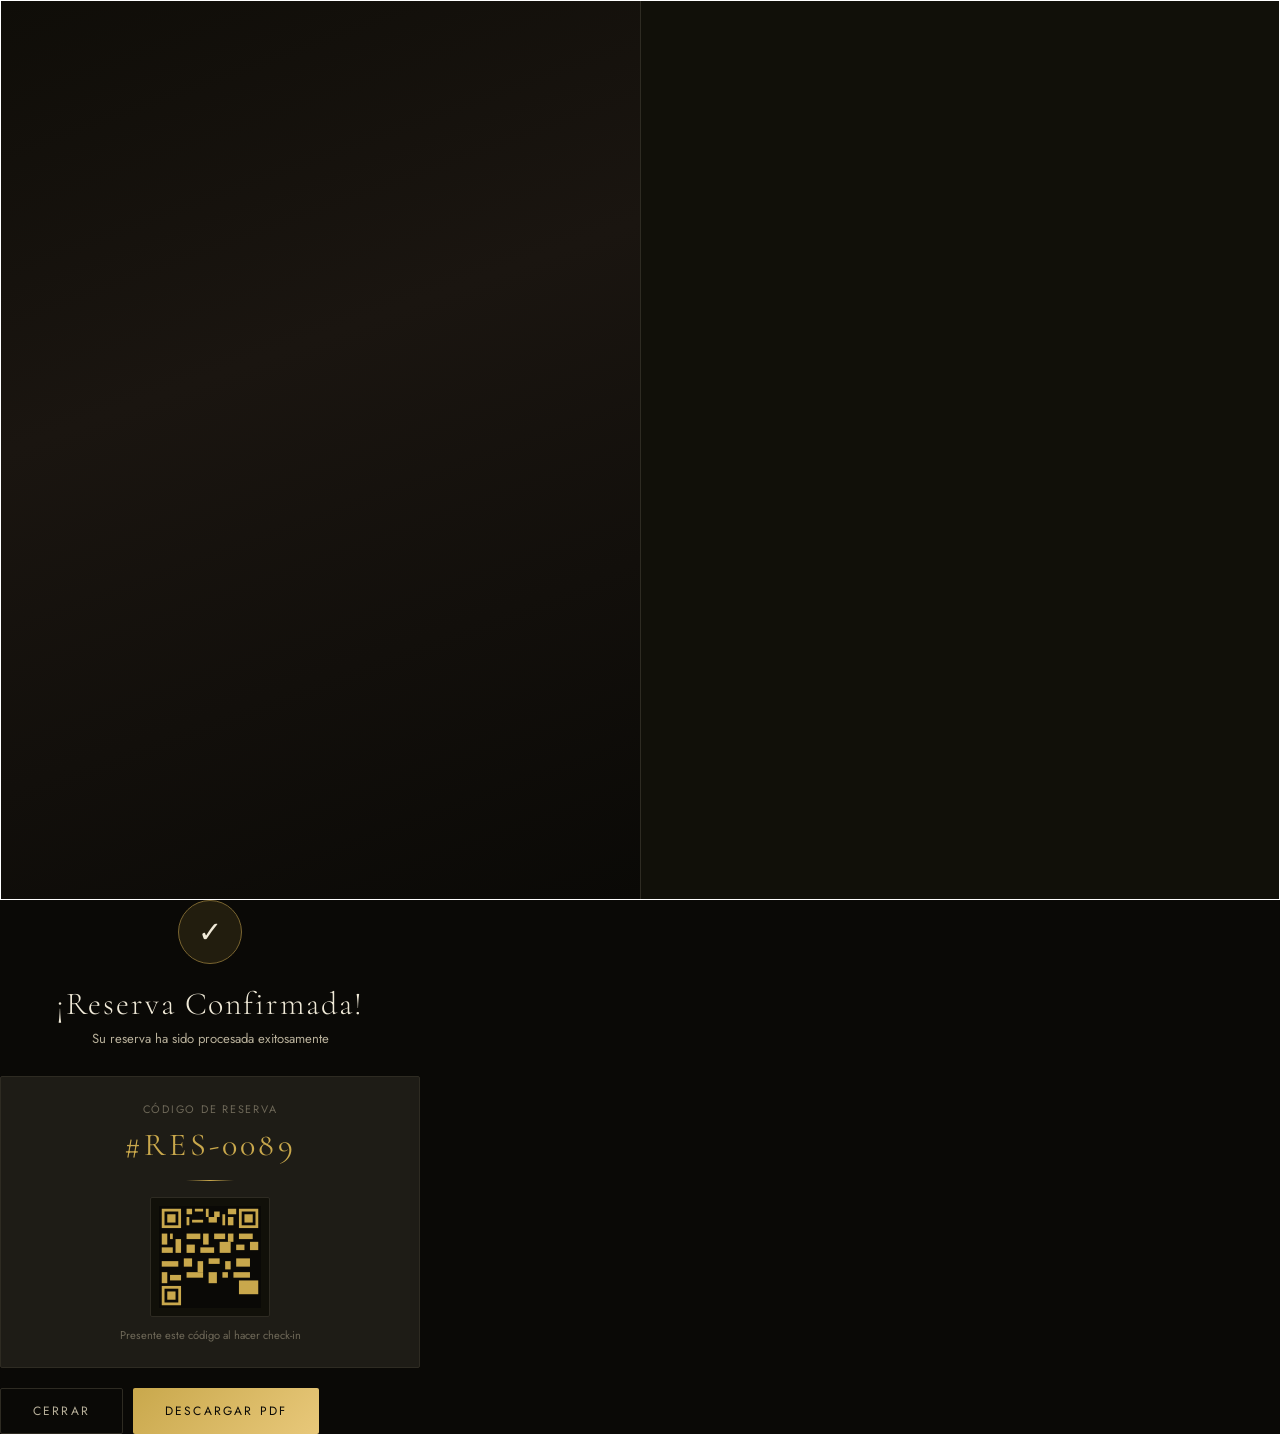
<file: front/views/pages/index.html>
<!DOCTYPE html>
<html lang="es">

<head>
    <meta charset="UTF-8">
    <meta name="viewport" content="width=device-width, initial-scale=1.0">
    <title>AURUM — Hotel Reservations</title>
    <link
        href="https://fonts.googleapis.com/css2?family=Cormorant+Garamond:ital,wght@0,300;0,400;0,600;1,300;1,400&family=Jost:wght@200;300;400;500&display=swap"
        rel="stylesheet">
    <link rel="stylesheet" href="../styles/login.css">

</head>

<body>
    <div id="view-login" class="view active">
        <div class="login-art">
            <!-- <div class="login-art-content">
                <div class="login-logo">AURUM</div>
                <div class="login-tagline">Hotel & Residences</div>
                <div class="login-deco"></div>
                <div class="login-quote">"Where every detail is a deliberate act of refinement."</div>
            </div> -->
        </div>
        <div class="login-panel">
            <!-- <h1 class="login-panel-title display">Bienvenido</h1>
            <p class="login-panel-sub">Acceda a su cuenta para continuar</p>
            <div class="login-form">
                <div class="login-role-tabs">
                    <button class="role-tab active" onclick="setRole(this,'guest')">Huésped</button>
                    <button class="role-tab" onclick="setRole(this,'admin')">Recepción</button>
                </div>
                <div class="input-group">
                    <label class="input-label">Correo electrónico</label>
                    <input class="input-field" type="email" placeholder="correo@ejemplo.com">
                </div>
                <div class="input-group">
                    <label class="input-label">Contraseña</label>
                    <input class="input-field" type="password" placeholder="••••••••">
                </div>
                <div style="display:flex; justify-content:flex-end;">
                    <a class="link-gold" style="font-size:0.75rem;">¿Olvidó su contraseña?</a>
                </div>
                <button class="btn btn-gold w-full" id="loginBtn" onclick="doLogin()" style="margin-top:8px;">
                    Iniciar sesión
                </button>
            </div>
            <div class="login-footer">
                ¿No tiene cuenta? <a class="link-gold">Regístrese aquí</a>
            </div> -->
        </div>
    </div>

    <!-- ═══════════════════════════════════
     VIEW 2: CLIENTE
═══════════════════════════════════ -->
    <!-- <div id="view-client" class="view">
        <nav class="top-nav">
            <div class="nav-logo">AURUM</div>
            <div class="nav-links">
                <button class="nav-link active">Habitaciones</button>
                <button class="nav-link">Mis Reservas</button>
                <button class="nav-link">Servicios</button>
            </div>
            <div class="nav-right">
                <span class="nav-user">Hola, <span style="color:var(--gold)">Carlos</span></span>
                <button class="btn btn-ghost" style="padding:8px 16px; font-size:0.7rem;"
                    onclick="showView('view-login')">Salir</button>
            </div>
        </nav>

        <div class="hero-section">
            <div class="hero-content">
                <div class="hero-eyebrow">Reserva en línea</div>
                <h1 class="hero-title display">Encuentre su<br><em style="color:var(--gold)">habitación ideal</em></h1>
                <p class="hero-sub">Seleccione sus fechas y descubra nuestra colección de suites y habitaciones de lujo.
                </p>
            </div>
        </div>

        <div class="search-bar">
            <div class="input-group">
                <label class="input-label">Llegada</label>
                <input type="date" class="input-field" id="fecha-llegada">
            </div>
            <div class="input-group">
                <label class="input-label">Salida</label>
                <input type="date" class="input-field" id="fecha-salida">
            </div>
            <div class="input-group">
                <label class="input-label">Tipo de habitación</label>
                <select class="input-field">
                    <option value="">Todas</option>
                    <option>Suite Presidencial</option>
                    <option>Junior Suite</option>
                    <option>Habitación Deluxe</option>
                    <option>Habitación Estándar</option>
                </select>
            </div>
            <div class="input-group">
                <label class="input-label">Huéspedes</label>
                <select class="input-field" style="width:100px;">
                    <option>1</option>
                    <option>2</option>
                    <option>3</option>
                    <option>4</option>
                </select>
            </div>
            <button class="btn btn-gold" onclick="searchRooms()" style="height:46px;">Buscar</button>
        </div>

        <div class="section">
            <div class="section-header">
                <h2 class="section-title display">Disponibilidad</h2>
                <span class="section-count">4 habitaciones encontradas</span>
            </div>
            <div class="rooms-grid">

                <div class="room-card" onclick="openReservaModal('Suite Presidencial','750')">
                    <div class="room-img" style="background:linear-gradient(135deg,#1a1510 0%,#2a2018 100%);">
                        <span class="room-img-icon">👑</span>
                        <div class="room-img-badge"><span class="badge badge-gold">Disponible</span></div>
                    </div>
                    <div class="room-body">
                        <div class="room-type">Piso 12 · Vista Panorámica</div>
                        <div class="room-name display">Suite Presidencial</div>
                        <div class="room-desc">Nuestra habitación más exclusiva. Terraza privada, jacuzzi y sala de
                            estar independiente.</div>
                        <div class="room-features">
                            <span class="room-feature">🛏 King</span>
                            <span class="room-feature">🛁 Jacuzzi</span>
                            <span class="room-feature">🌆 Vista ciudad</span>
                            <span class="room-feature">🍽 Desayuno inc.</span>
                        </div>
                        <div class="room-footer">
                            <div class="room-price">
                                <div class="room-price-num display">$750</div>
                                <div class="room-price-label">por noche</div>
                            </div>
                            <button class="btn btn-gold" style="padding:10px 20px; font-size:0.7rem;">Reservar</button>
                        </div>
                    </div>
                </div>

                <div class="room-card" onclick="openReservaModal('Junior Suite','420')">
                    <div class="room-img" style="background:linear-gradient(135deg,#121a18 0%,#1e2820 100%);">
                        <span class="room-img-icon">🌿</span>
                        <div class="room-img-badge"><span class="badge badge-green">Disponible</span></div>
                    </div>
                    <div class="room-body">
                        <div class="room-type">Piso 8 · Vista Jardín</div>
                        <div class="room-name display">Junior Suite</div>
                        <div class="room-desc">Espaciosa suite con sala de estar integrada y baño de mármol con ducha de
                            vapor.</div>
                        <div class="room-features">
                            <span class="room-feature">🛏 Queen</span>
                            <span class="room-feature">🚿 Ducha vapor</span>
                            <span class="room-feature">🌳 Vista jardín</span>
                        </div>
                        <div class="room-footer">
                            <div class="room-price">
                                <div class="room-price-num display">$420</div>
                                <div class="room-price-label">por noche</div>
                            </div>
                            <button class="btn btn-gold" style="padding:10px 20px; font-size:0.7rem;">Reservar</button>
                        </div>
                    </div>
                </div>

                <div class="room-card" onclick="openReservaModal('Habitación Deluxe','280')">
                    <div class="room-img" style="background:linear-gradient(135deg,#15121a 0%,#221820 100%);">
                        <span class="room-img-icon">✨</span>
                        <div class="room-img-badge"><span class="badge badge-green">Disponible</span></div>
                    </div>
                    <div class="room-body">
                        <div class="room-type">Piso 5 · Estándar Superior</div>
                        <div class="room-name display">Habitación Deluxe</div>
                        <div class="room-desc">Elegante habitación con escritorio ejecutivo, minibar y amenities de
                            primera.</div>
                        <div class="room-features">
                            <span class="room-feature">🛏 King</span>
                            <span class="room-feature">🍸 Minibar</span>
                            <span class="room-feature">💼 Escritorio</span>
                        </div>
                        <div class="room-footer">
                            <div class="room-price">
                                <div class="room-price-num display">$280</div>
                                <div class="room-price-label">por noche</div>
                            </div>
                            <button class="btn btn-gold" style="padding:10px 20px; font-size:0.7rem;">Reservar</button>
                        </div>
                    </div>
                </div>

                <div class="room-card" style="opacity:0.6; pointer-events:none;">
                    <div class="room-img" style="background:linear-gradient(135deg,#111010 0%,#1a1818 100%);">
                        <span class="room-img-icon">🏔</span>
                        <div class="room-img-badge"><span class="badge badge-red">Ocupada</span></div>
                    </div>
                    <div class="room-body">
                        <div class="room-type">Piso 10 · Vista Montaña</div>
                        <div class="room-name display">Suite Montaña</div>
                        <div class="room-desc">Disponible próximamente. Esta suite ofrece vistas inigualables a la
                            cordillera.</div>
                        <div class="room-features">
                            <span class="room-feature">🛏 King</span>
                            <span class="room-feature">🏔 Vista montaña</span>
                        </div>
                        <div class="room-footer">
                            <div class="room-price">
                                <div class="room-price-num display">$580</div>
                                <div class="room-price-label">por noche</div>
                            </div>
                            <button class="btn btn-ghost" style="padding:10px 20px; font-size:0.7rem;" disabled>No
                                disponible</button>
                        </div>
                    </div>
                </div>

            </div>
        </div>
    </div> -->

    <!-- ═══════════════════════════════════
     VIEW 3: ADMIN
═══════════════════════════════════ -->
    <!-- <div id="view-admin" class="view">
        <nav class="top-nav">
            <div class="nav-logo">AURUM</div>
            <div class="nav-links">
                <button class="nav-link active">Dashboard</button>
                <button class="nav-link">Habitaciones</button>
                <button class="nav-link">Reportes</button>
            </div>
            <div class="nav-right">
                <span class="nav-user"><span style="color:var(--gold)">Recepción</span> — Ana M.</span>
                <button class="btn btn-ghost" style="padding:8px 16px; font-size:0.7rem;"
                    onclick="showView('view-login')">Salir</button>
            </div>
        </nav>

        <div class="admin-layout">
            <aside class="admin-sidebar">
                <div class="sidebar-section">
                    <div class="sidebar-section-label">General</div>
                    <button class="sidebar-item active"><span class="icon">📊</span> Dashboard</button>
                    <button class="sidebar-item"><span class="icon">📅</span> Reservas</button>
                    <button class="sidebar-item"><span class="icon">🏨</span> Habitaciones</button>
                </div>
                <div class="sidebar-section" style="margin-top:16px;">
                    <div class="sidebar-section-label">Gestión</div>
                    <button class="sidebar-item"><span class="icon">👤</span> Huéspedes</button>
                    <button class="sidebar-item"><span class="icon">💰</span> Facturación</button>
                    <button class="sidebar-item"><span class="icon">📋</span> Reportes</button>
                </div>
                <div class="sidebar-section" style="margin-top:16px;">
                    <div class="sidebar-section-label">Sistema</div>
                    <button class="sidebar-item"><span class="icon">⚙️</span> Configuración</button>
                    <button class="sidebar-item"><span class="icon">🔌</span> BD Réplica</button>
                </div>
            </aside>

            <main class="admin-main">
                <div class="admin-header">
                    <h1 class="admin-title display">Panel de Control</h1>
                    <p class="admin-sub">Viernes, 16 de mayo 2025 · Temporada alta</p>
                </div>

                <div class="kpi-grid">
                    <div class="kpi-card">
                        <div class="kpi-label">Ocupación hoy</div>
                        <div class="kpi-value display">87%</div>
                        <div class="kpi-change up">↑ +5% vs ayer</div>
                    </div>
                    <div class="kpi-card">
                        <div class="kpi-label">Reservas activas</div>
                        <div class="kpi-value display">34</div>
                        <div class="kpi-change up">↑ +3 hoy</div>
                    </div>
                    <div class="kpi-card">
                        <div class="kpi-label">Ingresos del mes</div>
                        <div class="kpi-value display">$128k</div>
                        <div class="kpi-change up">↑ +12%</div>
                    </div>
                    <div class="kpi-card">
                        <div class="kpi-label">Check-outs hoy</div>
                        <div class="kpi-value display">7</div>
                        <div class="kpi-change">Pendientes: 2</div>
                    </div>
                </div>

                <div class="table-wrapper">
                    <div class="table-toolbar">
                        <h3 style="color:var(--text2); font-size:0.75rem; letter-spacing:0.14em;">RESERVAS RECIENTES
                        </h3>
                        <div style="display:flex; gap:12px; align-items:center;">
                            <input class="table-search" placeholder="Buscar huésped o código...">
                            <button class="btn btn-outline" style="padding:8px 16px; font-size:0.68rem;">+ Nueva
                                reserva</button>
                        </div>
                    </div>
                    <table>
                        <thead>
                            <tr>
                                <th>Código</th>
                                <th>Huésped</th>
                                <th>Habitación</th>
                                <th>Llegada</th>
                                <th>Salida</th>
                                <th>Estado</th>
                                <th>Total</th>
                                <th>Acciones</th>
                            </tr>
                        </thead>
                        <tbody>
                            <tr>
                                <td style="color:var(--gold); font-size:0.75rem;">#RES-0088</td>
                                <td class="td-name">María González</td>
                                <td>Suite Presidencial</td>
                                <td>16 may</td>
                                <td>19 may</td>
                                <td><span class="badge badge-green">Activa</span></td>
                                <td>$2,250</td>
                                <td>
                                    <div class="td-actions">
                                        <button class="action-btn">Ver</button>
                                        <button class="action-btn danger">Cancelar</button>
                                    </div>
                                </td>
                            </tr>
                            <tr>
                                <td style="color:var(--gold); font-size:0.75rem;">#RES-0087</td>
                                <td class="td-name">Andrés Ruiz</td>
                                <td>Junior Suite</td>
                                <td>15 may</td>
                                <td>18 may</td>
                                <td><span class="badge badge-gold">En curso</span></td>
                                <td>$1,260</td>
                                <td>
                                    <div class="td-actions">
                                        <button class="action-btn">Ver</button>
                                        <button class="action-btn">Check-out</button>
                                    </div>
                                </td>
                            </tr>
                            <tr>
                                <td style="color:var(--gold); font-size:0.75rem;">#RES-0086</td>
                                <td class="td-name">Sofía Martínez</td>
                                <td>Hab. Deluxe</td>
                                <td>14 may</td>
                                <td>16 may</td>
                                <td><span class="badge badge-gray">Completada</span></td>
                                <td>$560</td>
                                <td>
                                    <div class="td-actions">
                                        <button class="action-btn">Ver</button>
                                    </div>
                                </td>
                            </tr>
                            <tr>
                                <td style="color:var(--gold); font-size:0.75rem;">#RES-0085</td>
                                <td class="td-name">Pedro Salcedo</td>
                                <td>Junior Suite</td>
                                <td>17 may</td>
                                <td>20 may</td>
                                <td><span class="badge badge-green">Activa</span></td>
                                <td>$1,260</td>
                                <td>
                                    <div class="td-actions">
                                        <button class="action-btn">Ver</button>
                                        <button class="action-btn danger">Cancelar</button>
                                    </div>
                                </td>
                            </tr>
                            <tr>
                                <td style="color:var(--gold); font-size:0.75rem;">#RES-0084</td>
                                <td class="td-name">Laura Vega</td>
                                <td>Suite Montaña</td>
                                <td>10 may</td>
                                <td>15 may</td>
                                <td><span class="badge badge-red">Cancelada</span></td>
                                <td>$2,900</td>
                                <td>
                                    <div class="td-actions">
                                        <button class="action-btn">Ver</button>
                                    </div>
                                </td>
                            </tr>
                        </tbody>
                    </table>
                </div>
            </main>
        </div>
    </div> -->

    <!-- ═══════════════════════════════════
     MODAL: RESERVA
═══════════════════════════════════ -->
    <!-- <div class="modal-overlay" id="reserva-modal">
        <div class="modal">
            <button class="modal-close" onclick="closeModal()">✕</button>
            <h2 class="modal-title display" id="modal-room-name">Suite Presidencial</h2>
            <p class="modal-sub">Complete los datos para confirmar su reserva</p>

            <div class="modal-grid">
                <div class="input-group">
                    <label class="input-label">Nombre completo</label>
                    <input class="input-field" placeholder="Carlos Mendoza">
                </div>
                <div class="input-group">
                    <label class="input-label">Correo</label>
                    <input class="input-field" type="email" placeholder="correo@ejemplo.com">
                </div>
                <div class="input-group">
                    <label class="input-label">Fecha de llegada</label>
                    <input class="input-field" type="date" id="modal-llegada">
                </div>
                <div class="input-group">
                    <label class="input-label">Fecha de salida</label>
                    <input class="input-field" type="date" id="modal-salida">
                </div>
                <div class="input-group">
                    <label class="input-label">Documento de identidad</label>
                    <input class="input-field" placeholder="1234567890">
                </div>
                <div class="input-group">
                    <label class="input-label">Teléfono</label>
                    <input class="input-field" placeholder="+57 300 000 0000">
                </div>
                <div class="input-group full">
                    <label class="input-label">Solicitudes especiales</label>
                    <input class="input-field" placeholder="Ej: cama adicional, llegada tardía...">
                </div>
            </div>

            <hr class="modal-divider">

            <div class="modal-summary">
                <div class="modal-summary-row">
                    <span>Habitación</span>
                    <span id="summary-room">Suite Presidencial</span>
                </div>
                <div class="modal-summary-row">
                    <span>Noches</span>
                    <span id="summary-nights">3 noches</span>
                </div>
                <div class="modal-summary-row">
                    <span>Tarifa por noche</span>
                    <span id="summary-rate">$750</span>
                </div>
                <div class="modal-summary-row total">
                    <span>Total estimado</span>
                    <span id="summary-total">$2,250</span>
                </div>
            </div>

            <button class="btn btn-gold w-full" onclick="confirmarReserva()">Confirmar Reserva</button>
            <p style="text-align:center; font-size:0.7rem; color:var(--text3); margin-top:12px;">
                Al confirmar acepta los términos y condiciones de AURUM Hotels
            </p>
        </div>
    </div> -->

    <!-- ═══════════════════════════════════
     MODAL: CONFIRMACIÓN
═══════════════════════════════════ -->
    <div class="modal-overlay" id="confirm-modal">
        <div class="modal" style="text-align:center; max-width:420px;">
            <div
                style="width:64px;height:64px;border-radius:50%;background:rgba(201,168,76,0.12);border:1px solid var(--gold-dim);display:flex;align-items:center;justify-content:center;margin:0 auto 20px;font-size:1.8rem;">
                ✓</div>
            <h2 class="display" style="font-size:2rem;margin-bottom:6px;">¡Reserva Confirmada!</h2>
            <p style="color:var(--text2);font-size:0.82rem;margin-bottom:28px;">Su reserva ha sido procesada
                exitosamente</p>

            <div
                style="background:var(--surface);border:1px solid var(--border);border-radius:2px;padding:24px;margin-bottom:20px;">
                <div
                    style="font-size:0.68rem;letter-spacing:0.16em;text-transform:uppercase;color:var(--text3);margin-bottom:8px;">
                    Código de reserva</div>
                <div
                    style="font-family:'Cormorant Garamond',serif;font-size:2rem;color:var(--gold);letter-spacing:0.1em;">
                    #RES-0089</div>
                <div class="gold-line"></div>
                <!-- QR simulado -->
                <div
                    style="width:120px;height:120px;margin:0 auto;background:var(--bg2);border:1px solid var(--border);border-radius:2px;display:flex;align-items:center;justify-content:center;padding:8px;">
                    <svg viewBox="0 0 37 37" style="width:100%;image-rendering:pixelated;">
                        <rect width="37" height="37" fill="#0a0906" />
                        <!-- QR decorativo -->
                        <g fill="#c9a84c">
                            <rect x="1" y="1" width="7" height="7" />
                            <rect x="2" y="2" width="5" height="5" fill="#0a0906" />
                            <rect x="3" y="3" width="3" height="3" />
                            <rect x="29" y="1" width="7" height="7" />
                            <rect x="30" y="2" width="5" height="5" fill="#0a0906" />
                            <rect x="31" y="3" width="3" height="3" />
                            <rect x="1" y="29" width="7" height="7" />
                            <rect x="2" y="30" width="5" height="5" fill="#0a0906" />
                            <rect x="3" y="31" width="3" height="3" />
                            <rect x="10" y="1" width="2" height="2" />
                            <rect x="13" y="1" width="3" height="1" />
                            <rect x="17" y="1" width="1" height="3" />
                            <rect x="20" y="2" width="2" height="2" />
                            <rect x="10" y="4" width="1" height="3" />
                            <rect x="12" y="5" width="4" height="1" />
                            <rect x="18" y="4" width="3" height="2" />
                            <rect x="23" y="3" width="1" height="4" />
                            <rect x="25" y="1" width="3" height="2" />
                            <rect x="25" y="4" width="2" height="3" />
                            <rect x="1" y="10" width="2" height="4" />
                            <rect x="4" y="10" width="1" height="2" />
                            <rect x="1" y="15" width="4" height="2" />
                            <rect x="6" y="12" width="2" height="5" />
                            <rect x="10" y="10" width="5" height="2" />
                            <rect x="16" y="10" width="2" height="4" />
                            <rect x="20" y="10" width="4" height="2" />
                            <rect x="25" y="10" width="2" height="3" />
                            <rect x="29" y="10" width="5" height="2" />
                            <rect x="33" y="13" width="3" height="3" />
                            <rect x="10" y="14" width="3" height="3" />
                            <rect x="15" y="15" width="5" height="2" />
                            <rect x="22" y="13" width="4" height="4" />
                            <rect x="28" y="14" width="3" height="2" />
                            <rect x="1" y="20" width="6" height="2" />
                            <rect x="9" y="19" width="3" height="3" />
                            <rect x="14" y="20" width="2" height="4" />
                            <rect x="18" y="19" width="4" height="2" />
                            <rect x="24" y="20" width="2" height="3" />
                            <rect x="28" y="19" width="5" height="3" />
                            <rect x="1" y="24" width="2" height="4" />
                            <rect x="4" y="25" width="4" height="2" />
                            <rect x="10" y="24" width="6" height="2" />
                            <rect x="18" y="24" width="3" height="4" />
                            <rect x="23" y="24" width="2" height="2" />
                            <rect x="27" y="24" width="6" height="2" />
                            <rect x="29" y="27" width="7" height="5" />
                        </g>
                    </svg>
                </div>
                <div style="font-size:0.7rem;color:var(--text3);margin-top:10px;">Presente este código al hacer check-in
                </div>
            </div>

            <div style="display:flex;gap:10px;">
                <button class="btn btn-ghost w-full" onclick="closeConfirmModal()">Cerrar</button>
                <button class="btn btn-gold w-full">Descargar PDF</button>
            </div>
        </div>
    </div>

    <!-- ═══════════════════════════════════
     CHATBOT WIDGET
═══════════════════════════════════ -->
    <!-- <button class="chatbot-toggle" onclick="toggleChat()" id="chat-toggle" title="Asistente virtual">
        <span id="chat-icon">💬</span>
    </button>

    <div class="chatbot-window" id="chatbot-window">
        <div class="chat-header">
            <div class="chat-avatar">✦</div>
            <div class="chat-header-info">
                <div class="chat-header-name">Aria — Asistente AURUM</div>
                <div class="chat-header-status">En línea ahora</div>
            </div>
            <button onclick="toggleChat()"
                style="background:none;border:none;color:var(--text3);cursor:pointer;font-size:0.8rem;">✕</button>
        </div>

        <div class="chat-messages" id="chat-messages">
            <div class="msg bot">
                <div class="chat-avatar" style="width:28px;height:28px;font-size:0.7rem;flex-shrink:0;">✦</div>
                <div>
                    <div class="msg-bubble">Bienvenido a AURUM Hotels. Soy Aria, su asistente personal. ¿En qué puedo
                        ayudarle hoy?</div>
                    <div class="msg-time">Ahora</div>
                </div>
            </div>
        </div>

        <div class="chat-suggestions" id="chat-suggestions">
            <button class="suggestion-chip" onclick="sendSuggestion(this)">Ver disponibilidad</button>
            <button class="suggestion-chip" onclick="sendSuggestion(this)">Hacer una reserva</button>
            <button class="suggestion-chip" onclick="sendSuggestion(this)">Mis reservas</button>
            <button class="suggestion-chip" onclick="sendSuggestion(this)">Cancelar reserva</button>
        </div>

        <div class="chat-input-area">
            <textarea class="chat-input" id="chat-input" placeholder="Escribe tu mensaje..." rows="1"
                onkeydown="if(event.key==='Enter'&&!event.shiftKey){event.preventDefault();sendMessage();}"></textarea>
            <button class="chat-send" onclick="sendMessage()">➤</button>
        </div>
    </div> -->

    <script>
        // ── STATE ──
        // let currentRole = 'guest';
        // let chatOpen = false;

        // ── NAVIGATION ──
        function showView(id) {
            document.querySelectorAll('.view').forEach(v => v.classList.remove('active'));
            document.getElementById(id).classList.add('active');
            // Show chatbot only on client view
            const chatBtn = document.getElementById('chat-toggle');
            chatBtn.style.display = (id === 'view-client') ? 'flex' : 'none';
        }

        function setRole(el, role) {
            document.querySelectorAll('.role-tab').forEach(t => t.classList.remove('active'));
            el.classList.add('active');
            currentRole = role;
        }

        function doLogin() {
            const btn = document.getElementById('loginBtn');
            btn.textContent = 'Accediendo...';
            btn.style.opacity = '0.7';
            setTimeout(() => {
                showView(currentRole === 'admin' ? 'view-admin' : 'view-client');
                btn.textContent = 'Iniciar sesión';
                btn.style.opacity = '1';
                document.getElementById('chat-toggle').style.display = currentRole === 'guest' ? 'flex' : 'none';
            }, 900);
        }

        // ── ROOMS ──
        function searchRooms() {
            const btn = event.target;
            btn.textContent = 'Buscando...';
            setTimeout(() => { btn.textContent = 'Buscar'; }, 1000);
        }

        // ── MODAL RESERVA ──
        // let selectedRoom = '', selectedPrice = 0;

        // function openReservaModal(room, price) {
        //     selectedRoom = room; selectedPrice = parseInt(price);
        //     document.getElementById('modal-room-name').textContent = room;
        //     document.getElementById('summary-room').textContent = room;
        //     document.getElementById('summary-rate').textContent = '$' + price;
        //     updateSummary();
        //     document.getElementById('reserva-modal').classList.add('open');

        //     // Set default dates
        //     const today = new Date();
        //     const tomorrow = new Date(today); tomorrow.setDate(tomorrow.getDate() + 1);
        //     const checkout = new Date(today); checkout.setDate(checkout.getDate() + 3);
        //     document.getElementById('modal-llegada').value = formatDate(tomorrow);
        //     document.getElementById('modal-salida').value = formatDate(checkout);
        //     updateSummary();
        // }

        // function updateSummary() {
        //     const llegada = document.getElementById('modal-llegada').value;
        //     const salida = document.getElementById('modal-salida').value;
        //     if (llegada && salida) {
        //         const nights = Math.max(1, Math.round((new Date(salida) - new Date(llegada)) / 86400000));
        //         document.getElementById('summary-nights').textContent = nights + ' noche' + (nights !== 1 ? 's' : '');
        //         document.getElementById('summary-total').textContent = '$' + (selectedPrice * nights).toLocaleString();
        //     }
        // }

        // document.getElementById('modal-llegada').addEventListener('change', updateSummary);
        // document.getElementById('modal-salida').addEventListener('change', updateSummary);

        // function closeModal() { document.getElementById('reserva-modal').classList.remove('open'); }

        // function confirmarReserva() {
        //     closeModal();
        //     setTimeout(() => { document.getElementById('confirm-modal').classList.add('open'); }, 150);
        // }

        // function closeConfirmModal() { document.getElementById('confirm-modal').classList.remove('open'); }

        // function formatDate(d) {
        //     return d.toISOString().split('T')[0];
        // }

        // // Click outside modal to close
        // document.querySelectorAll('.modal-overlay').forEach(overlay => {
        //     overlay.addEventListener('click', e => { if (e.target === overlay) overlay.classList.remove('open'); });
        // });

        // ── CHATBOT ──
    //     const botResponses = {
    //         'disponibilidad': ['Por supuesto. ¿Para qué fechas le gustaría consultar disponibilidad?', 'Tenemos habitaciones disponibles del 17 al 25 de mayo. ¿Prefiere una suite o habitación estándar?'],
    //         'reserva': ['Con mucho gusto. Para realizar su reserva necesito: fechas de llegada y salida, y el tipo de habitación. ¿Tiene alguna preferencia?', '¿Cuántas noches planea hospedarse con nosotros?'],
    //         'cancelar': ['Entendido. Para cancelar su reserva necesito su código de confirmación (formato #RES-XXXX). ¿Lo tiene a mano?'],
    //         'mis reservas': ['Consultando sus reservas activas... Tiene 1 reserva activa: Suite Presidencial del 20 al 23 de mayo. Código #RES-0089.'],
    //         'precio': ['Nuestras tarifas por noche son: Suite Presidencial $750, Junior Suite $420, Habitación Deluxe $280. ¿Le interesa alguna en particular?'],
    //         'default': ['Entendido. ¿Hay algo más en lo que pueda ayudarle?', 'Por supuesto. Puede preguntarme sobre disponibilidad, tarifas, reservas o nuestros servicios.', 'Gracias por contactarnos. Estoy aquí para ayudarle con cualquier consulta sobre su estadía.']
    //     };

    //     function toggleChat() {
    //         chatOpen = !chatOpen;
    //         document.getElementById('chatbot-window').classList.toggle('open', chatOpen);
    //         document.getElementById('chat-icon').textContent = chatOpen ? '✕' : '💬';
    //     }

    //     function getTime() {
    //         return new Date().toLocaleTimeString('es', { hour: '2-digit', minute: '2-digit' });
    //     }

    //     function addMessage(text, role) {
    //         const container = document.getElementById('chat-messages');
    //         const div = document.createElement('div');
    //         div.className = 'msg ' + role;

    //         if (role === 'bot') {
    //             div.innerHTML = `
    //     <div class="chat-avatar" style="width:28px;height:28px;font-size:0.7rem;flex-shrink:0;">✦</div>
    //     <div>
    //       <div class="msg-bubble">${text}</div>
    //       <div class="msg-time">${getTime()}</div>
    //     </div>`;
    //         } else {
    //             div.innerHTML = `
    //     <div>
    //       <div class="msg-bubble">${text}</div>
    //       <div class="msg-time" style="text-align:right;">${getTime()}</div>
    //     </div>`;
    //         }
    //         container.appendChild(div);
    //         container.scrollTop = container.scrollHeight;
    //     }

    //     function addTyping() {
    //         const container = document.getElementById('chat-messages');
    //         const div = document.createElement('div');
    //         div.className = 'msg bot'; div.id = 'typing-indicator';
    //         div.innerHTML = `
    //   <div class="chat-avatar" style="width:28px;height:28px;font-size:0.7rem;flex-shrink:0;">✦</div>
    //   <div class="msg-bubble">
    //     <div class="chat-typing">
    //       <div class="typing-dot"></div><div class="typing-dot"></div><div class="typing-dot"></div>
    //     </div>
    //   </div>`;
    //         container.appendChild(div);
    //         container.scrollTop = container.scrollHeight;
    //     }

    //     function removeTyping() {
    //         const t = document.getElementById('typing-indicator');
    //         if (t) t.remove();
    //     }

    //     function getBotResponse(text) {
    //         const lower = text.toLowerCase();
    //         if (lower.includes('disponib') || lower.includes('libre') || lower.includes('hay')) return botResponses.disponibilidad;
    //         if (lower.includes('reserv') || lower.includes('apartar') || lower.includes('book')) return botResponses.reserva;
    //         if (lower.includes('cancel')) return botResponses.cancelar;
    //         if (lower.includes('mis reservas') || lower.includes('mi reserva') || lower.includes('ver reserva')) return botResponses['mis reservas'];
    //         if (lower.includes('precio') || lower.includes('cuánto') || lower.includes('valor') || lower.includes('tarifa')) return botResponses.precio;
    //         return botResponses.default;
    //     }

    //     function sendMessage() {
    //         const input = document.getElementById('chat-input');
    //         const text = input.value.trim();
    //         if (!text) return;
    //         input.value = '';
    //         document.getElementById('chat-suggestions').style.display = 'none';

    //         addMessage(text, 'user');
    //         addTyping();

    //         setTimeout(() => {
    //             removeTyping();
    //             const responses = getBotResponse(text);
    //             const reply = responses[Math.floor(Math.random() * responses.length)];
    //             addMessage(reply, 'bot');
    //         }, 1000 + Math.random() * 600);
    //     }

    //     function sendSuggestion(el) {
    //         const text = el.textContent;
    //         document.getElementById('chat-input').value = text;
    //         sendMessage();
    //     }

    //     // ── INIT ──
    //     document.getElementById('chat-toggle').style.display = 'none';
    //     // Set today's date minimum for date inputs
    //     const todayStr = new Date().toISOString().split('T')[0];
    //     document.querySelectorAll('input[type=date]').forEach(i => i.min = todayStr);
    </script>
</body>

</html>
</file>
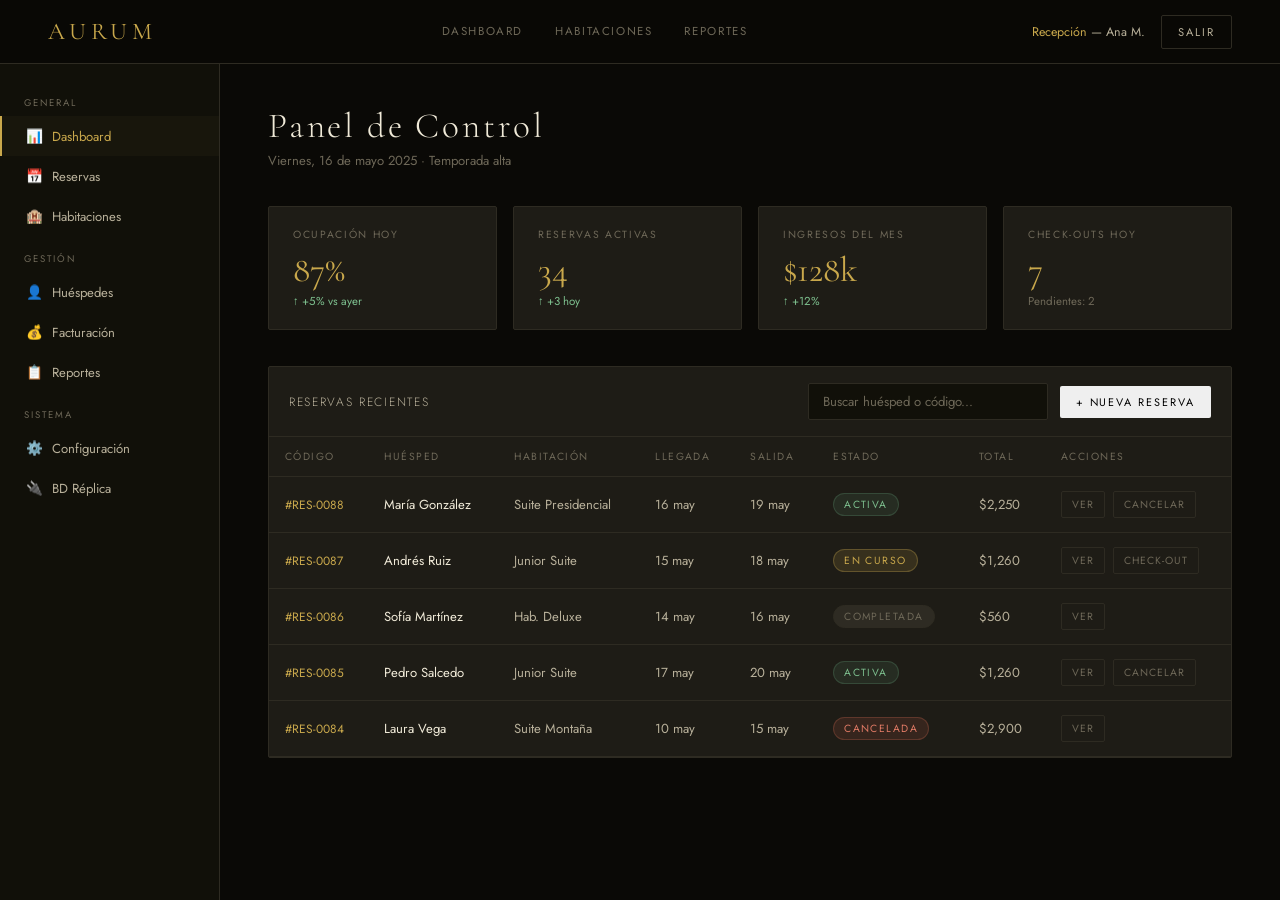
<file: front/views/pages/admin.html>
<!DOCTYPE html>
<html lang="en">

<head>
    <meta charset="UTF-8">
    <meta name="viewport" content="width=device-width, initial-scale=1.0">
    <title>admin AURUM — Hotel Reservations</title>
    <link
        href="https://fonts.googleapis.com/css2?family=Cormorant+Garamond:ital,wght@0,300;0,400;0,600;1,300;1,400&family=Jost:wght@200;300;400;500&display=swap"
        rel="stylesheet">
    <link rel="stylesheet" href="../styles/admin.css">
</head>

<body>

    <div id="view-admin" class="view">
        <!-- Navbar -->
        <nav class="top-nav">
            <div class="nav-logo">AURUM</div>
            <div class="nav-links">
                <button class="nav-link active">Dashboard</button>
                <button class="nav-link">Habitaciones</button>
                <button class="nav-link">Reportes</button>
            </div>
            <div class="nav-right">
                <span class="nav-user"><span style="color:var(--gold)">Recepción</span> — Ana M.</span>
                <button class="btn btn-ghost" style="padding:8px 16px; font-size:0.7rem;"
                    onclick="showView('view-login')">Salir</button>
            </div>
        </nav>
        <!-- Navbar -->

        <div class="admin-layout">
            <aside class="admin-sidebar">
                <div class="sidebar-section">
                    <div class="sidebar-section-label">General</div>
                    <button class="sidebar-item active"><span class="icon">📊</span> Dashboard</button>
                    <button class="sidebar-item"><span class="icon">📅</span> Reservas</button>
                    <button class="sidebar-item"><span class="icon">🏨</span> Habitaciones</button>
                </div>
                <div class="sidebar-section" style="margin-top:16px;">
                    <div class="sidebar-section-label">Gestión</div>
                    <button class="sidebar-item"><span class="icon">👤</span> Huéspedes</button>
                    <button class="sidebar-item"><span class="icon">💰</span> Facturación</button>
                    <button class="sidebar-item"><span class="icon">📋</span> Reportes</button>
                </div>
                <div class="sidebar-section" style="margin-top:16px;">
                    <div class="sidebar-section-label">Sistema</div>
                    <button class="sidebar-item"><span class="icon">⚙️</span> Configuración</button>
                    <button class="sidebar-item"><span class="icon">🔌</span> BD Réplica</button>
                </div>
            </aside>

            <main class="admin-main">
                <div class="admin-header">
                    <h1 class="admin-title display">Panel de Control</h1>
                    <p class="admin-sub">Viernes, 16 de mayo 2025 · Temporada alta</p>
                </div>

                <div class="kpi-grid">
                    <div class="kpi-card">
                        <div class="kpi-label">Ocupación hoy</div>
                        <div class="kpi-value display">87%</div>
                        <div class="kpi-change up">↑ +5% vs ayer</div>
                    </div>
                    <div class="kpi-card">
                        <div class="kpi-label">Reservas activas</div>
                        <div class="kpi-value display">34</div>
                        <div class="kpi-change up">↑ +3 hoy</div>
                    </div>
                    <div class="kpi-card">
                        <div class="kpi-label">Ingresos del mes</div>
                        <div class="kpi-value display">$128k</div>
                        <div class="kpi-change up">↑ +12%</div>
                    </div>
                    <div class="kpi-card">
                        <div class="kpi-label">Check-outs hoy</div>
                        <div class="kpi-value display">7</div>
                        <div class="kpi-change">Pendientes: 2</div>
                    </div>
                </div>

                <div class="table-wrapper">
                    <div class="table-toolbar">
                        <h3 style="color:var(--text2); font-size:0.75rem; letter-spacing:0.14em;">RESERVAS RECIENTES</h3>
                        <div style="display:flex; gap:12px; align-items:center;">
                            <input class="table-search" placeholder="Buscar huésped o código...">
                            <button class="btn btn-outline" style="padding:8px 16px; font-size:0.68rem;">+ Nueva reserva</button>
                        </div>
                    </div>
                    <table>
                        <thead>
                            <tr>
                                <th>Código</th>
                                <th>Huésped</th>
                                <th>Habitación</th>
                                <th>Llegada</th>
                                <th>Salida</th>
                                <th>Estado</th>
                                <th>Total</th>
                                <th>Acciones</th>
                            </tr>
                        </thead>
                        <tbody>
                            <tr>
                                <td style="color:var(--gold); font-size:0.75rem;">#RES-0088</td>
                                <td class="td-name">María González</td>
                                <td>Suite Presidencial</td>
                                <td>16 may</td>
                                <td>19 may</td>
                                <td><span class="badge badge-green">Activa</span></td>
                                <td>$2,250</td>
                                <td>
                                    <div class="td-actions">
                                        <button class="action-btn">Ver</button>
                                        <button class="action-btn danger">Cancelar</button>
                                    </div>
                                </td>
                            </tr>
                            <tr>
                                <td style="color:var(--gold); font-size:0.75rem;">#RES-0087</td>
                                <td class="td-name">Andrés Ruiz</td>
                                <td>Junior Suite</td>
                                <td>15 may</td>
                                <td>18 may</td>
                                <td><span class="badge badge-gold">En curso</span></td>
                                <td>$1,260</td>
                                <td>
                                    <div class="td-actions">
                                        <button class="action-btn">Ver</button>
                                        <button class="action-btn">Check-out</button>
                                    </div>
                                </td>
                            </tr>
                            <tr>
                                <td style="color:var(--gold); font-size:0.75rem;">#RES-0086</td>
                                <td class="td-name">Sofía Martínez</td>
                                <td>Hab. Deluxe</td>
                                <td>14 may</td>
                                <td>16 may</td>
                                <td><span class="badge badge-gray">Completada</span></td>
                                <td>$560</td>
                                <td>
                                    <div class="td-actions">
                                        <button class="action-btn">Ver</button>
                                    </div>
                                </td>
                            </tr>
                            <tr>
                                <td style="color:var(--gold); font-size:0.75rem;">#RES-0085</td>
                                <td class="td-name">Pedro Salcedo</td>
                                <td>Junior Suite</td>
                                <td>17 may</td>
                                <td>20 may</td>
                                <td><span class="badge badge-green">Activa</span></td>
                                <td>$1,260</td>
                                <td>
                                    <div class="td-actions">
                                        <button class="action-btn">Ver</button>
                                        <button class="action-btn danger">Cancelar</button>
                                    </div>
                                </td>
                            </tr>
                            <tr>
                                <td style="color:var(--gold); font-size:0.75rem;">#RES-0084</td>
                                <td class="td-name">Laura Vega</td>
                                <td>Suite Montaña</td>
                                <td>10 may</td>
                                <td>15 may</td>
                                <td><span class="badge badge-red">Cancelada</span></td>
                                <td>$2,900</td>
                                <td>
                                    <div class="td-actions">
                                        <button class="action-btn">Ver</button>
                                    </div>
                                </td>
                            </tr>
                        </tbody>
                    </table>
                </div>
            </main>
        </div>
    </div>

</body>

</html>
</file>
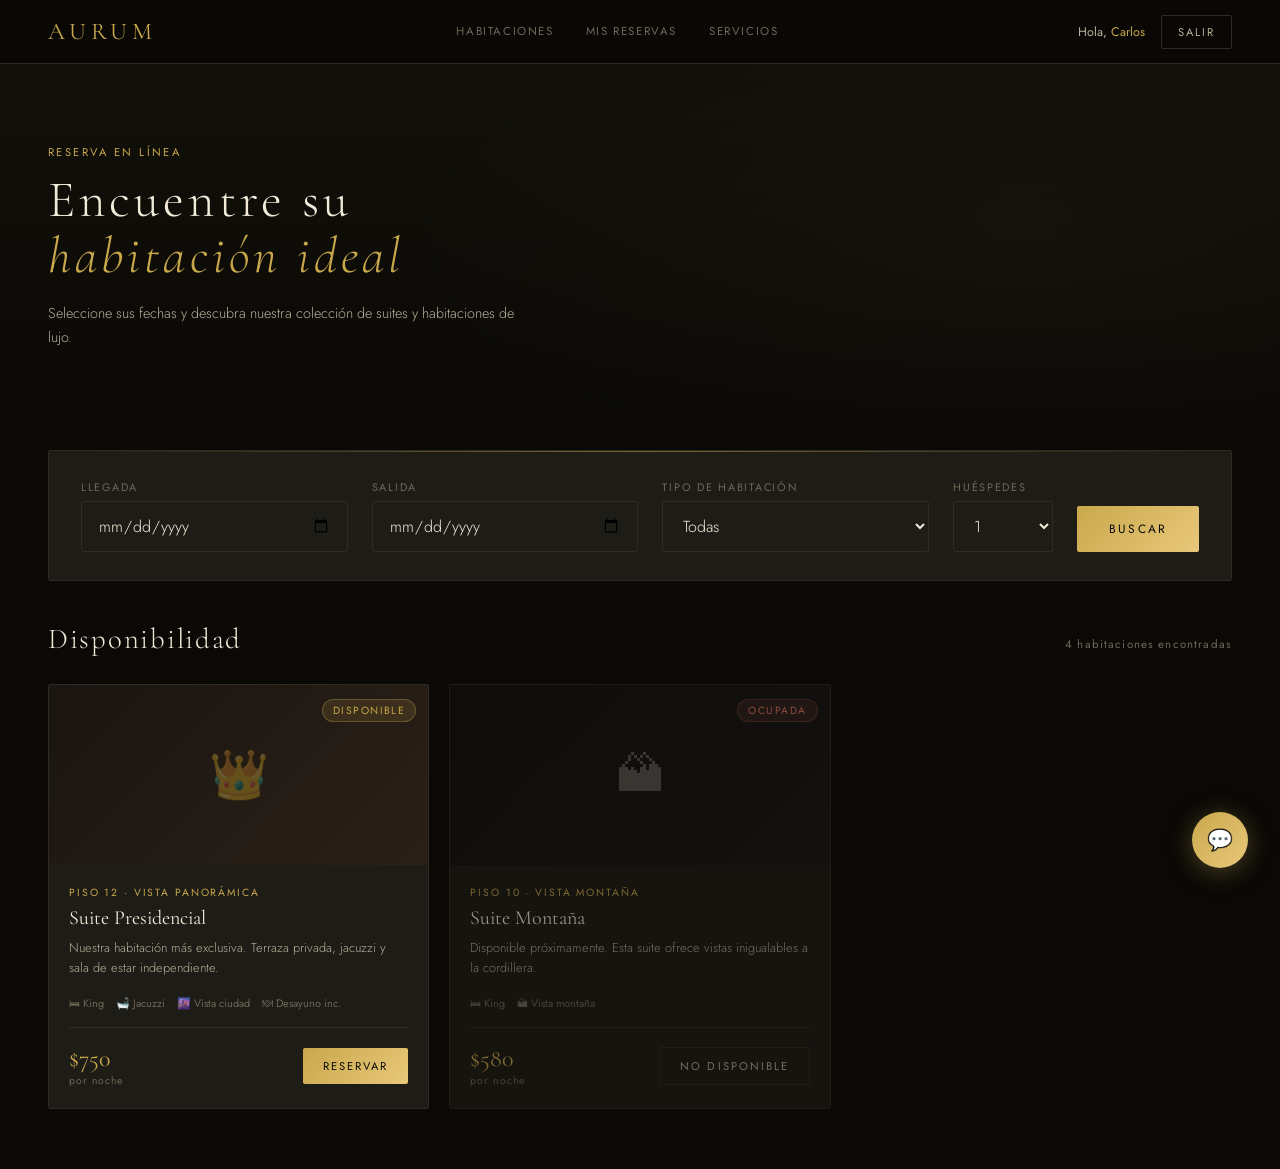
<file: front/views/pages/cliente.html>
<!DOCTYPE html>
<html lang="en">

<head>
    <meta charset="UTF-8">
    <meta name="viewport" content="width=device-width, initial-scale=1.0">
    <title>AURUM — Hotel Reservations</title>
    <link
        href="https://fonts.googleapis.com/css2?family=Cormorant+Garamond:ital,wght@0,300;0,400;0,600;1,300;1,400&family=Jost:wght@200;300;400;500&display=swap"
        rel="stylesheet">
    <link rel="stylesheet" href="../styles/cliente.css">
    <link rel="stylesheet" href="../styles/modalReservas.css">
    <link rel="stylesheet" href="../styles/chatBox.css">

</head>

<body>

    <div id="view-client" class="view">
        <!-- Navbar -->
        <nav class="top-nav">
            <div class="nav-logo">AURUM</div>
            <div class="nav-links">
                <button class="nav-link active">Habitaciones</button>
                <button class="nav-link">Mis Reservas</button>
                <button class="nav-link">Servicios</button>
            </div>
            <div class="nav-right">
                <span class="nav-user">Hola, <span style="color:var(--gold)">Carlos</span></span>
                <button class="btn btn-ghost" style="padding:8px 16px; font-size:0.7rem;"
                    onclick="showView('view-login')">Salir</button>
            </div>
        </nav>
        <!-- Navbar -->

        <div class="hero-section">
            <div class="hero-content">
                <div class="hero-eyebrow">Reserva en línea</div>
                <h1 class="hero-title display">Encuentre su<br><em style="color:var(--gold)">habitación ideal</em></h1>
                <p class="hero-sub">Seleccione sus fechas y descubra nuestra colección de suites y habitaciones de lujo.
                </p>
            </div>
        </div>

        <div class="search-bar">
            <div class="input-group">
                <label class="input-label">Llegada</label>
                <input type="date" class="input-field" id="modal-llegada">
            </div>
            <div class="input-group">
                <label class="input-label">Salida</label>
                <input type="date" class="input-field" id="modal-salida">
            </div>
            <div class="input-group">
                <label class="input-label">Tipo de habitación</label>
                <select class="input-field">
                    <option value="">Todas</option>
                    <option>Suite Presidencial</option>
                    <option>Junior Suite</option>
                    <option>Habitación Deluxe</option>
                    <option>Habitación Estándar</option>
                </select>
            </div>
            <div class="input-group">
                <label class="input-label">Huéspedes</label>
                <select class="input-field" style="width:100px;">
                    <option>1</option>
                    <option>2</option>
                    <option>3</option>
                    <option>4</option>
                </select>
            </div>
            <button class="btn btn-gold" onclick="searchRooms()" style="height:46px;">Buscar</button>
        </div>

        <div class="section">
            <div class="section-header">
                <h2 class="section-title display">Disponibilidad</h2>
                <span class="section-count">4 habitaciones encontradas</span>
            </div>
            <div class="rooms-grid">

                <div class="room-card" onclick="openReservaModal('Suite Presidencial','750')">
                    <div class="room-img" style="background:linear-gradient(135deg,#1a1510 0%,#2a2018 100%);">
                        <span class="room-img-icon">👑</span>
                        <div class="room-img-badge"><span class="badge badge-gold">Disponible</span></div>
                    </div>
                    <div class="room-body">
                        <div class="room-type">Piso 12 · Vista Panorámica</div>
                        <div class="room-name display">Suite Presidencial</div>
                        <div class="room-desc">Nuestra habitación más exclusiva. Terraza privada, jacuzzi y sala de
                            estar independiente.</div>
                        <div class="room-features">
                            <span class="room-feature">🛏 King</span>
                            <span class="room-feature">🛁 Jacuzzi</span>
                            <span class="room-feature">🌆 Vista ciudad</span>
                            <span class="room-feature">🍽 Desayuno inc.</span>
                        </div>
                        <div class="room-footer">
                            <div class="room-price">
                                <div class="room-price-num display">$750</div>
                                <div class="room-price-label">por noche</div>
                            </div>
                            <button class="btn btn-gold" style="padding:10px 20px; font-size:0.7rem;">Reservar</button>
                        </div>
                    </div>
                </div>

                <!-- Inicio madal -->
                <div class="modal-overlay" id="reserva-modal">
                    <div class="modal">
                        <button class="modal-close" onclick="closeModal()">✕</button>
                        <h2 class="modal-title display" id="modal-room-name"></h2>
                        <p class="modal-sub">Complete los datos para confirmar su reserva</p>

                        <div class="modal-grid">
                            <div class="input-group">
                                <label class="input-label">Primer Nombre</label>
                                <input class="input-field" placeholder="- - - - - - -" required>
                            </div>
                            <div class="input-group">
                                <label class="input-label">Segundo Nombre</label>
                                <input class="input-field" placeholder="- - - - - - -">
                            </div>
                            <div class="input-group">
                                <label class="input-label">Apellidos</label>
                                <input class="input-field" placeholder="- - - - - - -">
                            </div>
                            <div class="input-group">
                                <label class="input-label">Correo</label>
                                <input class="input-field" type="email" placeholder="correo@ejemplo.com">
                            </div>
                            <!-- <div class="input-group">
                                <label class="input-label">Fecha de llegada</label>
                                <input class="input-field" type="date" id="modal-llegada">
                            </div> -->
                            <!-- <div class="input-group">
                                <label class="input-label">Fecha de salida</label>
                                <input class="input-field" type="date" id="modal-salida">
                            </div> -->
                            <div class="input-group">
                                <label class="input-label">Documento de identidad</label>
                                <input class="input-field" placeholder="1234567890">
                            </div>
                            <div class="input-group">
                                <label class="input-label">Teléfono</label>
                                <input class="input-field" placeholder="+57 300 000 0000">
                            </div>
                            <div class="input-group full">
                                <label class="input-label">Solicitudes especiales</label>
                                <input class="input-field" placeholder="Ej: cama adicional, llegada tardía...">
                            </div>
                        </div>

                        <hr class="modal-divider">

                        <div class="modal-summary">
                            <div class="modal-summary-row">
                                <span>Habitación</span>
                                <span id="summary-room">Suite Presidencial</span>
                            </div>
                            <div class="modal-summary-row">
                                <span>Noches</span>
                                <span id="summary-nights">3 noches</span>
                            </div>
                            <div class="modal-summary-row">
                                <span>Tarifa por noche</span>
                                <span id="summary-rate">$750</span>
                            </div>
                            <div class="modal-summary-row total">
                                <span>Total estimado</span>
                                <span id="summary-total">$2,250</span>
                            </div>
                        </div>

                        <button class="btn btn-gold w-full" onclick="confirmarReserva()">Confirmar Reserva</button>
                        <p style="text-align:center; font-size:0.7rem; color:var(--text3); margin-top:12px;">
                            Al confirmar acepta los términos y condiciones de AURUM Hotels
                        </p>
                    </div>
                </div>
                <!-- Fin modal -->

                <!-- INICIO CHATBOT WIDGET -->
                <button class="chatbot-toggle" id="chat-toggle" title="Asistente virtual">
                    <span id="chat-icon">💬</span>
                </button>

                <div class="chatbot-window" id="chatbot-window">
                    <div class="chat-header">
                        <div class="chat-avatar">✦</div>
                        <div class="chat-header-info">
                            <div class="chat-header-name">Aria — Asistente AURUM</div>
                            <div class="chat-header-status">En línea ahora</div>
                        </div>
                        <button onclick="toggleChat()"
                            style="background:none;border:none;color:var(--text3);cursor:pointer;font-size:0.8rem;">✕</button>
                    </div>

                    <div class="chat-messages" id="chat-messages">
                        <div class="msg bot">
                            <div class="chat-avatar" style="width:28px;height:28px;font-size:0.7rem;flex-shrink:0;">✦
                            </div>
                            <div>
                                <div class="msg-bubble">Bienvenido a AURUM Hotels. Soy Aria, su asistente personal. ¿En
                                    qué puedo
                                    ayudarle hoy?</div>
                                <div class="msg-time">Ahora</div>
                            </div>
                        </div>
                    </div>

                    <div class="chat-suggestions" id="chat-suggestions">
                        <button class="suggestion-chip" onclick="sendSuggestion(this)">Ver disponibilidad</button>
                        <button class="suggestion-chip" onclick="sendSuggestion(this)">Hacer una reserva</button>
                        <button class="suggestion-chip" onclick="sendSuggestion(this)">Mis reservas</button>
                        <button class="suggestion-chip" onclick="sendSuggestion(this)">Cancelar reserva</button>
                    </div>

                    <div class="chat-input-area">
                        <textarea class="chat-input" id="chat-input" placeholder="Escribe tu mensaje..." rows="1"
                            onkeydown="if(event.key==='Enter'&&!event.shiftKey){event.preventDefault();sendMessage();}"></textarea>
                        <button class="chat-send" onclick="sendMessage()">➤</button>
                    </div>
                </div>
                <!-- FIN CHATBOT WIDGET -->


                <!-- <div class="room-card" onclick="openReservaModal('Junior Suite','420')">
                    <div class="room-img" style="background:linear-gradient(135deg,#121a18 0%,#1e2820 100%);">
                        <span class="room-img-icon">🌿</span>
                        <div class="room-img-badge"><span class="badge badge-green">Disponible</span></div>
                    </div>
                    <div class="room-body">
                        <div class="room-type">Piso 8 · Vista Jardín</div>
                        <div class="room-name display">Junior Suite</div>
                        <div class="room-desc">Espaciosa suite con sala de estar integrada y baño de mármol con ducha de
                            vapor.</div>
                        <div class="room-features">
                            <span class="room-feature">🛏 Queen</span>
                            <span class="room-feature">🚿 Ducha vapor</span>
                            <span class="room-feature">🌳 Vista jardín</span>
                        </div>
                        <div class="room-footer">
                            <div class="room-price">
                                <div class="room-price-num display">$420</div>
                                <div class="room-price-label">por noche</div>
                            </div>
                            <button class="btn btn-gold" style="padding:10px 20px; font-size:0.7rem;">Reservar</button>
                        </div>
                    </div>
                </div> -->

                <!-- <div class="room-card" onclick="openReservaModal('Habitación Deluxe','280')">
                    <div class="room-img" style="background:linear-gradient(135deg,#15121a 0%,#221820 100%);">
                        <span class="room-img-icon">✨</span>
                        <div class="room-img-badge"><span class="badge badge-green">Disponible</span></div>
                    </div>
                    <div class="room-body">
                        <div class="room-type">Piso 5 · Estándar Superior</div>
                        <div class="room-name display">Habitación Deluxe</div>
                        <div class="room-desc">Elegante habitación con escritorio ejecutivo, minibar y amenities de
                            primera.</div>
                        <div class="room-features">
                            <span class="room-feature">🛏 King</span>
                            <span class="room-feature">🍸 Minibar</span>
                            <span class="room-feature">💼 Escritorio</span>
                        </div>
                        <div class="room-footer">
                            <div class="room-price">
                                <div class="room-price-num display">$280</div>
                                <div class="room-price-label">por noche</div>
                            </div>
                            <button class="btn btn-gold" style="padding:10px 20px; font-size:0.7rem;">Reservar</button>
                        </div>
                    </div>
                </div> -->

                <div class="room-card" style="opacity:0.6; pointer-events:none;">
                    <div class="room-img" style="background:linear-gradient(135deg,#111010 0%,#1a1818 100%);">
                        <span class="room-img-icon">🏔</span>
                        <div class="room-img-badge"><span class="badge badge-red">Ocupada</span></div>
                    </div>
                    <div class="room-body">
                        <div class="room-type">Piso 10 · Vista Montaña</div>
                        <div class="room-name display">Suite Montaña</div>
                        <div class="room-desc">Disponible próximamente. Esta suite ofrece vistas inigualables a la
                            cordillera.</div>
                        <div class="room-features">
                            <span class="room-feature">🛏 King</span>
                            <span class="room-feature">🏔 Vista montaña</span>
                        </div>
                        <div class="room-footer">
                            <div class="room-price">
                                <div class="room-price-num display">$580</div>
                                <div class="room-price-label">por noche</div>
                            </div>
                            <button class="btn btn-ghost" style="padding:10px 20px; font-size:0.7rem;" disabled>No
                                disponible</button>
                        </div>
                    </div>
                </div>

            </div>
        </div>
    </div>
    <script src="../js/cliente.js"></script>
    <script src="../js/chatbox.js"></script>

</body>

</html>
</file>
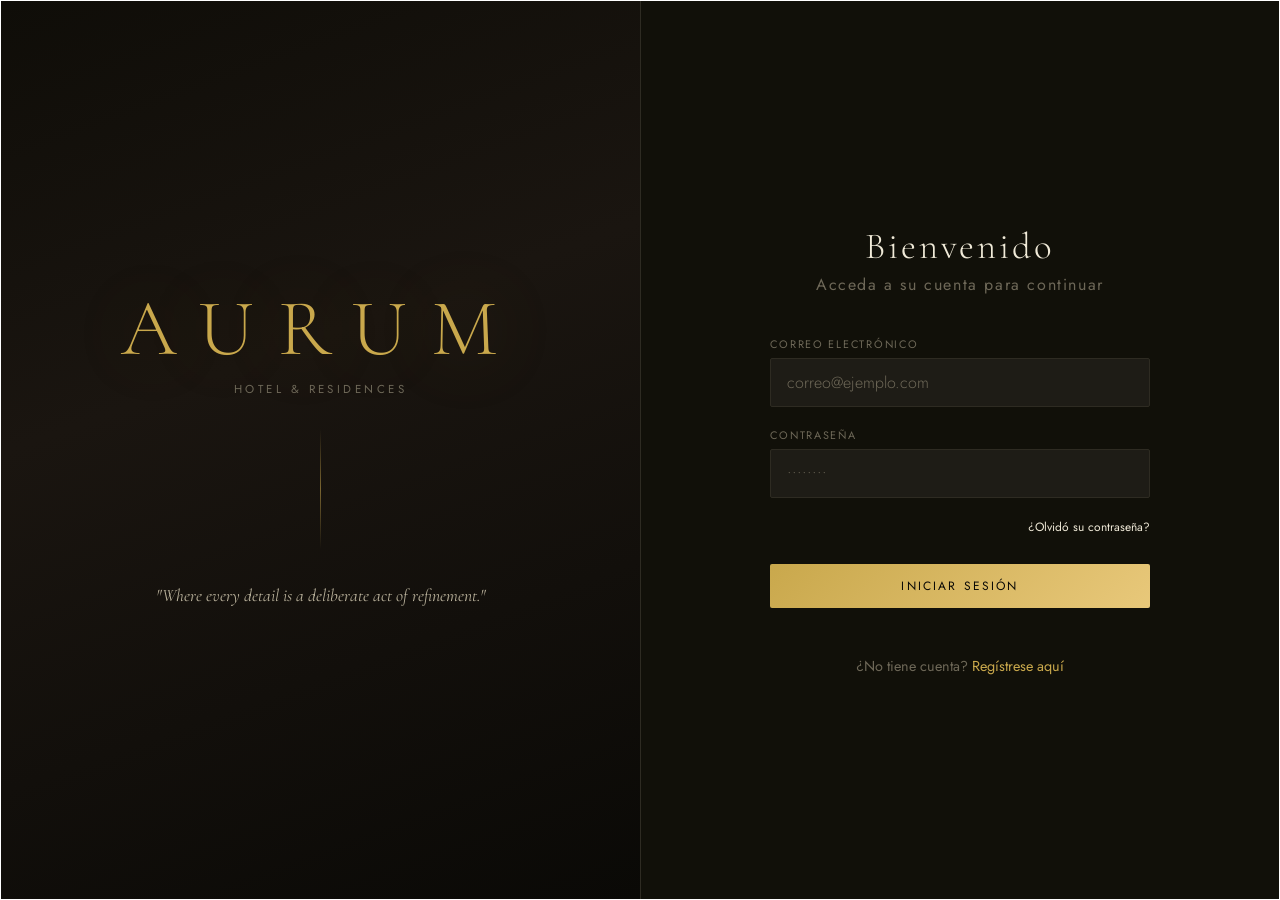
<file: front/views/pages/login.html>
<!DOCTYPE html>
<html lang="es">

<head>
    <meta charset="UTF-8">
    <meta name="viewport" content="width=device-width, initial-scale=1.0">
    <title>AURUM — Hotel Reservations</title>
    <link
        href="https://fonts.googleapis.com/css2?family=Cormorant+Garamond:ital,wght@0,300;0,400;0,600;1,300;1,400&family=Jost:wght@200;300;400;500&display=swap"
        rel="stylesheet">
    <link rel="stylesheet" href="../styles/login.css">

</head>

<body>
    <div id="view-login" class="view active">
        <div class="login-art">
            <h1 class="login-logo">AURUM</h1>
            <p class="login-tagline">Hotel & Residences</p>
            <div class="login-deco"></div>
            <p class="login-quote">"Where every detail is a deliberate act of refinement."</p>
        </div>
        <div class="login-panel">
            <h1 class="login-panel-title display">Bienvenido</h1>
            <p class="login-panel-sub">Acceda a su cuenta para continuar</p>
            <form action="" class="formulario">
                <div class="login-form">
                    <!-- <div class="login-role-tabs"> -->
                    <!-- <button class="role-tab active" onclick="setRole(this,'guest')">Huésped</button> -->
                    <!-- <button class="role-tab" onclick="setRole(this,'admin')">Recepción</button> -->
                    <!-- </div> -->
                    <div class="input-group">
                        <label class="input-label">Correo electrónico</label>
                        <input class="input-field" type="email" placeholder="correo@ejemplo.com">
                    </div>
                    <div class="input-group">
                        <label class="input-label">Contraseña</label>
                        <input class="input-field" type="password" placeholder="••••••••">
                    </div>
                    <div style="display:flex; justify-content:flex-end;">
                        <a class="link-gold" style="font-size:0.75rem;">¿Olvidó su contraseña?</a>
                    </div>
                    <button class="btn btn-gold w-full" id="loginBtn" onclick="doLogin()"
                        style="margin-top:8px;">Iniciar sesión</button>

                    <div class="login-footer">¿No tiene cuenta? <a class="link-gold">Regístrese aquí</a></div>

                </div>

                <div class="register-form">
                    <!-- Aqui va para el registro de un user nuevo -->
                </div>
            </form>
        </div>
    </div>
</body>

</html>
</file>
<file: front/views/styles/login.css>
@import url('styles.css');

 #view-login {
     display: flex;
     min-height: 100vh;
     border: 1px solid white;

 }

 .view {
     /* display: none; */
     min-height: 100vh;
     animation: fadeIn 0.5s ease;
 }

 .view.active {
     display: block;

     .login-art {
         width: 50%;
         background: linear-gradient(160deg, #0f0d08 0%, #1a1510 40%, #0a0906 100%);
         display: flex;
         flex-direction: column;
         align-items: center;
         justify-content: center;

         .login-logo {
             font-family: 'Cormorant Garamond', serif;
             font-size: 5rem;
             font-weight: 300;
             letter-spacing: 0.3em;
             color: var(--gold);
             line-height: 1;
             text-shadow: 0 0 80px rgba(201, 168, 76, 0.3);
         }

         .login-tagline {
             font-size: 0.72rem;
             letter-spacing: 0.3em;
             text-transform: uppercase;
             color: var(--text3);
             margin-top: 12px;
         }

         .login-deco {
             width: 1px;
             height: 120px;
             background: linear-gradient(180deg, transparent, var(--gold-dim), transparent);
             margin: 32px auto;
         }

         .login-quote {
             font-family: 'Cormorant Garamond', serif;
             font-style: italic;
             font-size: 1.1rem;
             color: var(--text2);
             /* max-width: 280px; */
             line-height: 1.7;
         }

     }

     .login-panel {
         width: 50%;
         background: var(--bg2);
         border-left: 1px solid var(--border);
         display: flex;
         flex-direction: column;
         align-items: center;
         justify-content: center;
         padding: 60px 48px;
         /* border: 1px solid red;1 */


         .login-panel-title {
             font-size: 2.3rem;
             color: var(--text);
             margin-bottom: 4px;
             font-weight: 300;
             letter-spacing: 0.08em;
         }

         .login-panel-sub {
             font-size: 1rem;
             color: var(--text3);
             letter-spacing: 0.1em;
         }

         .formulario {
             width: 70%;
             /* border: 1px solid red; */

             .login-form {
                 /* width: 100%; */
                 margin-top: 40px;
                 display: flex;
                 flex-direction: column;
                 gap: 20px;
                 /* border: 1px solid red; */

                 /* .login-role-tabs {
                 display: grid;
                 grid-template-columns: 1fr 1fr;
                 gap: 8px;
                 margin-bottom: 8px;
             }

             .role-tab {
                 padding: 10px;
                 text-align: center;
                 font-size: 0.72rem;
                 letter-spacing: 0.12em;
                 text-transform: uppercase;
                 border: 1px solid var(--border);
                 border-radius: var(--radius);
                 cursor: pointer;
                 transition: var(--transition);
                 color: var(--text3);
                 background: transparent;
             }

             .role-tab.active {
                 border-color: var(--gold-dim);
                 color: var(--gold);
                 background: rgba(201, 168, 76, 0.06);
             } */

                 

                 .btn {
                     display: inline-flex;
                     align-items: center;
                     justify-content: center;
                     gap: 8px;
                     padding: 13px 32px;
                     font-family: 'Jost', sans-serif;
                     font-size: 0.75rem;
                     font-weight: 400;
                     letter-spacing: 0.18em;
                     text-transform: uppercase;
                     border: none;
                     border-radius: var(--radius);
                     cursor: pointer;
                     transition: var(--transition);
                     text-decoration: none;
                 }

                 .btn-gold {
                     background: linear-gradient(135deg, var(--gold) 0%, var(--gold2) 100%);
                     color: #0a0906;

                     &:hover {
                         background: linear-gradient(135deg, var(--gold2) 0%, var(--gold3) 100%);
                         transform: translateY(-1px);
                         box-shadow: 0 8px 32px rgba(201, 168, 76, 0.25);
                     }
                 }

                 .login-footer {
                     margin-top: 28px;
                     font-size: 0.9rem;
                     color: var(--text3);
                     text-align: center;

                     .link-gold {
                         color: var(--gold);
                         cursor: pointer;
                         text-decoration: none;

                         &:hover {
                             color: var(--gold2);
                         }
                     }
                 }
             }
         }
     }
 }
</file>
<file: front/views/styles/admin.css>
@import url('styles.css');

 /* ══════════════════════════════════
     SHARED NAV
  ══════════════════════════════════ */
 .top-nav {
     position: sticky;
     top: 0;
     z-index: 100;
     background: rgba(10, 9, 6, 0.92);
     backdrop-filter: blur(12px);
     border-bottom: 1px solid var(--border);
     padding: 0 48px;
     display: flex;
     align-items: center;
     justify-content: space-between;
     height: 64px;

     .nav-logo {
         font-family: 'Cormorant Garamond', serif;
         font-size: 1.5rem;
         color: var(--gold);
         letter-spacing: 0.2em;
     }

     .nav-links {
         display: flex;
         gap: 32px;

         .nav-link {
             font-size: 0.72rem;
             letter-spacing: 0.14em;
             text-transform: uppercase;
             color: var(--text3);
             cursor: pointer;
             transition: var(--transition);
             border: none;
             background: none;
             font-family: 'Jost', sans-serif;
             padding: 4px 0;
             border-bottom: 1px solid transparent;

             &:hover,
             .nav-link.active {
                 color: var(--gold);
                 border-bottom-color: var(--gold-dim);
             }
         }
     }

     .nav-right {
         display: flex;
         align-items: center;
         gap: 16px;

         .nav-user {
             font-size: 0.78rem;
             color: var(--text2);
         }
     }
 }

 .admin-layout {
     display: grid;
     grid-template-columns: 220px 1fr;
     min-height: calc(100vh - 64px);

     .admin-sidebar {
         background: var(--bg2);
         border-right: 1px solid var(--border);
         padding: 32px 0;

         .sidebar-section {
             margin-bottom: 8px;


             .sidebar-section-label {
                 font-size: 0.6rem;
                 letter-spacing: 0.2em;
                 text-transform: uppercase;
                 color: var(--text3);
                 padding: 0 24px;
                 margin-bottom: 6px;
             }

             .sidebar-item {
                 display: flex;
                 align-items: center;
                 gap: 10px;
                 padding: 10px 24px;
                 cursor: pointer;
                 transition: var(--transition);
                 font-size: 0.82rem;
                 color: var(--text2);
                 border: none;
                 background: none;
                 width: 100%;
                 text-align: left;
                 border-left: 2px solid transparent;
                 font-family: 'Jost', sans-serif;

                 &:hover {
                     color: var(--text);
                     background: rgba(255, 255, 255, 0.02);
                 }

                 .icon {
                     width: 16px;
                     text-align: center;
                     font-size: 0.85rem;
                 }

             }

             .sidebar-item.active {
                 color: var(--gold);
                 border-left-color: var(--gold);
                 background: rgba(201, 168, 76, 0.04);
             }
         }
     }

     .admin-main {
         padding: 40px 48px;
         background: var(--bg);

         .admin-header {
             margin-bottom: 36px;

             .admin-title {
                 font-size: 2.2rem;
             }

             .admin-sub {
                 font-size: 0.82rem;
                 color: var(--text3);
                 margin-top: 4px;
             }

         }

         /* KPI cards */
         .kpi-grid {
             display: grid;
             grid-template-columns: repeat(4, 1fr);
             gap: 16px;
             margin-bottom: 36px;

             .kpi-card {
                 background: var(--surface);
                 border: 1px solid var(--border);
                 border-radius: var(--radius);
                 padding: 20px 24px;
                 position: relative;
                 overflow: hidden;
             }

             .kpi-card::after {
                 content: '';
                 position: absolute;
                 bottom: 0;
                 left: 0;
                 right: 0;
                 height: 2px;
                 background: linear-gradient(90deg, var(--gold-dim), var(--gold));
                 opacity: 0;
                 transition: var(--transition);
             }

             .kpi-card:hover::after {
                 opacity: 1;
             }

             .kpi-label {
                 font-size: 0.65rem;
                 letter-spacing: 0.16em;
                 text-transform: uppercase;
                 color: var(--text3);
                 margin-bottom: 10px;
             }

             .kpi-value {
                 font-family: 'Cormorant Garamond', serif;
                 font-size: 2.2rem;
                 color: var(--gold);
                 line-height: 1;
             }

             .kpi-change {
                 font-size: 0.72rem;
                 color: var(--text3);
                 margin-top: 6px;
             }

             .kpi-change.up {
                 color: #7dbf8e;
             }

             .kpi-change.down {
                 color: #e07a65;
             }

         }  

         .table-wrapper {
             background: var(--surface);
             border: 1px solid var(--border);
             border-radius: var(--radius);
             overflow: hidden;

             .table-toolbar {
                 padding: 16px 20px;
                 border-bottom: 1px solid var(--border);
                 display: flex;
                 align-items: center;
                 justify-content: space-between;
                 gap: 16px;

                 .table-search {
                     background: var(--bg2);
                     border: 1px solid var(--border);
                     border-radius: var(--radius);
                     padding: 8px 14px;
                     color: var(--text);
                     font-family: 'Jost', sans-serif;
                     font-size: 0.82rem;
                     outline: none;
                     width: 240px;
                     transition: var(--transition);

                     &:focus {
                         border-color: var(--gold-dim);
                     }

                     &::placeholder {
                         color: var(--text3);
                     }
                 }
             }

             table {
                 width: 100%;
                 border-collapse: collapse;

                 thead {
                     border-bottom: 1px solid var(--border);

                     th {
                         padding: 12px 16px;
                         text-align: left;
                         font-size: 0.65rem;
                         letter-spacing: 0.14em;
                         text-transform: uppercase;
                         color: var(--text3);
                         font-weight: 400;
                         white-space: nowrap;
                     }
                 }

                 tbody {
                     tr {
                         td {
                             padding: 14px 16px;
                             font-size: 0.82rem;
                             color: var(--text2);
                             border-bottom: 1px solid var(--border);
                             transition: var(--transition);

                             .td-actions {
                                 display: flex;
                                 gap: 8px;

                                 .action-btn {
                                     padding: 5px 10px;
                                     font-size: 0.65rem;
                                     letter-spacing: 0.1em;
                                     text-transform: uppercase;
                                     border: 1px solid var(--border);
                                     background: none;
                                     color: var(--text3);
                                     border-radius: var(--radius);
                                     cursor: pointer;
                                     transition: var(--transition);
                                     font-family: 'Jost', sans-serif;

                                     &:hover {
                                         border-color: var(--gold-dim);
                                         color: var(--gold);
                                     }
                                 }

                                 .action-btn.danger:hover {
                                     border-color: var(--danger);
                                     color: #e07a65;
                                 }
                             }
                         }

                         &:hover td {
                             background: rgba(255, 255, 255, 0.015);
                             color: var(--text);
                         }

                         &:last-child {
                             border-bottom: none;
                         }

                         .td-name {
                             color: var(--text);
                             font-weight: 400;
                         }
                     }
                 }
             }
         }

     }
 }







 /* Rooms grid */
 .section {
     padding: 0 48px 60px;
 }

 .section-header {
     display: flex;
     align-items: baseline;
     justify-content: space-between;
     margin-bottom: 28px;
 }

 .section-title {
     font-size: 1.8rem;
     color: var(--text);
 }

 .section-count {
     font-size: 0.72rem;
     color: var(--text3);
     letter-spacing: 0.1em;
 }

 .rooms-grid {
     display: grid;
     grid-template-columns: repeat(3, 1fr);
     gap: 20px;
 }

 .room-card {
     background: var(--surface);
     border: 1px solid var(--border);
     border-radius: var(--radius);
     overflow: hidden;
     transition: var(--transition);
     cursor: pointer;
 }

 .room-card:hover {
     border-color: var(--gold-dim);
     transform: translateY(-2px);
     box-shadow: 0 12px 48px rgba(0, 0, 0, 0.5);
 }

 .room-img {
     height: 180px;
     position: relative;
     overflow: hidden;
     background: linear-gradient(135deg, var(--bg3) 0%, var(--surface2) 100%);
     display: flex;
     align-items: center;
     justify-content: center;
 }

 .room-img-icon {
     font-size: 3rem;
     opacity: 0.3;
 }

 .room-img-badge {
     position: absolute;
     top: 12px;
     right: 12px;
 }

 .room-body {
     padding: 20px;
 }

 .room-type {
     font-size: 0.65rem;
     letter-spacing: 0.18em;
     text-transform: uppercase;
     color: var(--gold);
     margin-bottom: 6px;
 }

 .room-name {
     font-family: 'Cormorant Garamond', serif;
     font-size: 1.25rem;
     color: var(--text);
     margin-bottom: 8px;
 }

 .room-desc {
     font-size: 0.8rem;
     color: var(--text2);
     line-height: 1.6;
     font-weight: 300;
     margin-bottom: 16px;
 }

 .room-features {
     display: flex;
     gap: 12px;
     flex-wrap: wrap;
     margin-bottom: 16px;
 }

 .room-feature {
     font-size: 0.68rem;
     color: var(--text3);
     display: flex;
     align-items: center;
     gap: 4px;
 }

 .room-footer {
     display: flex;
     align-items: center;
     justify-content: space-between;
     padding-top: 16px;
     border-top: 1px solid var(--border);
 }

 .room-price {}

 .room-price-num {
     font-family: 'Cormorant Garamond', serif;
     font-size: 1.5rem;
     color: var(--gold);
 }

 .room-price-label {
     font-size: 0.65rem;
     color: var(--text3);
     letter-spacing: 0.1em;
 }

 /* Modal de reserva */
 .modal-overlay {
     display: none;
     position: fixed;
     inset: 0;
     z-index: 200;
     background: rgba(0, 0, 0, 0.75);
     backdrop-filter: blur(4px);
     align-items: center;
     justify-content: center;
 }

 .modal-overlay.open {
     display: flex;
 }

 .modal {
     background: var(--bg2);
     border: 1px solid var(--border);
     border-radius: var(--radius);
     width: 560px;
     max-height: 90vh;
     overflow-y: auto;
     padding: 40px;
     position: relative;
     animation: slideUp 0.3s ease;
 }

 @keyframes slideUp {
     from {
         opacity: 0;
         transform: translateY(16px);
     }

     to {
         opacity: 1;
         transform: translateY(0);
     }
 }

 .modal-close {
     position: absolute;
     top: 16px;
     right: 16px;
     background: none;
     border: none;
     color: var(--text3);
     cursor: pointer;
     font-size: 1.2rem;
     width: 32px;
     height: 32px;
     display: flex;
     align-items: center;
     justify-content: center;
     border-radius: 50%;
     transition: var(--transition);
 }

 .modal-close:hover {
     background: var(--surface);
     color: var(--text);
 }

 .modal-title {
     font-size: 1.8rem;
     margin-bottom: 4px;
 }

 .modal-sub {
     font-size: 0.78rem;
     color: var(--text3);
     margin-bottom: 28px;
 }

 .modal-grid {
     display: grid;
     grid-template-columns: 1fr 1fr;
     gap: 16px;
 }

 .modal-grid .full {
     grid-column: 1 / -1;
 }

 .modal-divider {
     border: none;
     border-top: 1px solid var(--border);
     margin: 24px 0;
 }

 .modal-summary {
     background: var(--surface);
     border: 1px solid var(--border);
     border-radius: var(--radius);
     padding: 16px 20px;
     margin-bottom: 20px;
 }

 .modal-summary-row {
     display: flex;
     justify-content: space-between;
     font-size: 0.82rem;
     color: var(--text2);
     padding: 4px 0;
 }

 .modal-summary-row.total {
     color: var(--gold);
     font-weight: 400;
     padding-top: 12px;
     margin-top: 8px;
     border-top: 1px solid var(--border);
 }
</file>
<file: front/views/styles/cliente.css>
@import url('styles.css');

 /* ══════════════════════════════════
     SHARED NAV
  ══════════════════════════════════ */
 .top-nav {
     position: sticky;
     top: 0;
     z-index: 100;
     background: rgba(10, 9, 6, 0.92);
     backdrop-filter: blur(12px);
     border-bottom: 1px solid var(--border);
     padding: 0 48px;
     display: flex;
     align-items: center;
     justify-content: space-between;
     height: 64px;

     .nav-logo {
         font-family: 'Cormorant Garamond', serif;
         font-size: 1.5rem;
         color: var(--gold);
         letter-spacing: 0.2em;
     }

     .nav-links {
         display: flex;
         gap: 32px;

         .nav-link {
             font-size: 0.72rem;
             letter-spacing: 0.14em;
             text-transform: uppercase;
             color: var(--text3);
             cursor: pointer;
             transition: var(--transition);
             border: none;
             background: none;
             font-family: 'Jost', sans-serif;
             padding: 4px 0;
             border-bottom: 1px solid transparent;

             &:hover,
             .nav-link.active {
                 color: var(--gold);
                 border-bottom-color: var(--gold-dim);
             }
         }
     }

     .nav-right {
         display: flex;
         align-items: center;
         gap: 16px;

         .nav-user {
             font-size: 0.78rem;
             color: var(--text2);
         }
     }
 }

 /* ══════════════════════════════════
     VIEW 2 — CLIENTE
  ══════════════════════════════════ */
 .hero-section {
     position: relative;
     padding: 80px 48px 60px;
     overflow: hidden;
     background: linear-gradient(180deg, var(--bg2) 0%, var(--bg) 100%);

     /* border:1px solid white; */
     &::before {
         content: '';
         position: absolute;
         inset: 0;
         background: radial-gradient(ellipse 70% 100% at 80% 50%, rgba(201, 168, 76, 0.04) 0%, transparent 70%);
         pointer-events: none;
     }

     .hero-content {

         /* position: relative;
         z-index: 1; */
         .hero-eyebrow {
             font-size: 0.7rem;
             letter-spacing: 0.22em;
             text-transform: uppercase;
             color: var(--gold);
             margin-bottom: 12px;
         }

         .hero-title {
             font-size: 3.2rem;
             color: var(--text);
             line-height: 1.1;
             margin-bottom: 16px;
         }

         .hero-sub {
             font-size: 0.9rem;
             color: var(--text2);
             font-weight: 300;
             max-width: 480px;
             line-height: 1.7;
         }
     }
 }

 /* Search bar */
 .search-bar {
     background: var(--surface);
     border: 1px solid var(--border);
     border-radius: var(--radius);
     padding: 28px 32px;
     margin: 40px 48px;
     display: grid;
     grid-template-columns: 1fr 1fr 1fr auto auto;
     gap: 24px;
     align-items: end;
     position: relative;

     .input-group {
         display: flex;
         flex-direction: column;
         gap: 6px;

         .input-label {
             font-size: 0.68rem;
             letter-spacing: 0.16em;
             text-transform: uppercase;
             color: var(--text3);
             font-weight: 400;
         }

         .input-field {
             background: var(--surface);
             border: 1px solid var(--border);
             border-radius: var(--radius);
             padding: 12px 16px;
             color: var(--text);
             font-family: 'Jost', sans-serif;
             font-size: 1rem;
             font-weight: 300;
             transition: var(--transition);
             outline: none;
             width: 100%;

             &:focus {
                 border-color: var(--gold-dim);
                 background: var(--surface2);
                 box-shadow: 0 0 0 3px rgba(201, 168, 76, 0.08);
             }

             &::placeholder {
                 color: var(--text3);
             }
         }
     }

 }

 .search-bar::before {
     content: '';
     position: absolute;
     top: 0;
     left: 32px;
     right: 32px;
     height: 1px;
     background: linear-gradient(90deg, transparent, var(--gold-dim), transparent);
 }

 /* Rooms grid */
 .section {
     padding: 0 48px 60px;
 }

 .section-header {
     display: flex;
     align-items: baseline;
     justify-content: space-between;
     margin-bottom: 28px;
 }

 .section-title {
     font-size: 1.8rem;
     color: var(--text);
 }

 .section-count {
     font-size: 0.72rem;
     color: var(--text3);
     letter-spacing: 0.1em;
 }

 .rooms-grid {
     display: grid;
     grid-template-columns: repeat(3, 1fr);
     gap: 20px;
 }

 .room-card {
     background: var(--surface);
     border: 1px solid var(--border);
     border-radius: var(--radius);
     overflow: hidden;
     transition: var(--transition);
     cursor: pointer;
 }

 .room-card:hover {
     border-color: var(--gold-dim);
     transform: translateY(-2px);
     box-shadow: 0 12px 48px rgba(0, 0, 0, 0.5);
 }

 .room-img {
     height: 180px;
     position: relative;
     overflow: hidden;
     background: linear-gradient(135deg, var(--bg3) 0%, var(--surface2) 100%);
     display: flex;
     align-items: center;
     justify-content: center;
 }

 .room-img-icon {
     font-size: 3rem;
     opacity: 0.3;
 }

 .room-img-badge {
     position: absolute;
     top: 12px;
     right: 12px;
 }

 .room-body {
     padding: 20px;
 }

 .room-type {
     font-size: 0.65rem;
     letter-spacing: 0.18em;
     text-transform: uppercase;
     color: var(--gold);
     margin-bottom: 6px;
 }

 .room-name {
     font-family: 'Cormorant Garamond', serif;
     font-size: 1.25rem;
     color: var(--text);
     margin-bottom: 8px;
 }

 .room-desc {
     font-size: 0.8rem;
     color: var(--text2);
     line-height: 1.6;
     font-weight: 300;
     margin-bottom: 16px;
 }

 .room-features {
     display: flex;
     gap: 12px;
     flex-wrap: wrap;
     margin-bottom: 16px;
 }

 .room-feature {
     font-size: 0.68rem;
     color: var(--text3);
     display: flex;
     align-items: center;
     gap: 4px;
 }

 .room-footer {
     display: flex;
     align-items: center;
     justify-content: space-between;
     padding-top: 16px;
     border-top: 1px solid var(--border);
 }

 .room-price {}

 .room-price-num {
     font-family: 'Cormorant Garamond', serif;
     font-size: 1.5rem;
     color: var(--gold);
 }

 .room-price-label {
     font-size: 0.65rem;
     color: var(--text3);
     letter-spacing: 0.1em;
 }

 /* Modal de reserva
 .modal-overlay {
     display: none;
     position: fixed;
     inset: 0;
     z-index: 200;
     background: rgba(0, 0, 0, 0.75);
     backdrop-filter: blur(4px);
     align-items: center;
     justify-content: center;
 }

 .modal-overlay.open {
     display: flex;
 }

 .modal {
     background: var(--bg2);
     border: 1px solid var(--border);
     border-radius: var(--radius);
     width: 560px;
     max-height: 90vh;
     overflow-y: auto;
     padding: 40px;
     position: relative;
     animation: slideUp 0.3s ease;
 }

 @keyframes slideUp {
     from {
         opacity: 0;
         transform: translateY(16px);
     }

     to {
         opacity: 1;
         transform: translateY(0);
     }
 }

 .modal-close {
     position: absolute;
     top: 16px;
     right: 16px;
     background: none;
     border: none;
     color: var(--text3);
     cursor: pointer;
     font-size: 1.2rem;
     width: 32px;
     height: 32px;
     display: flex;
     align-items: center;
     justify-content: center;
     border-radius: 50%;
     transition: var(--transition);
 }

 .modal-close:hover {
     background: var(--surface);
     color: var(--text);
 }

 .modal-title {
     font-size: 1.8rem;
     margin-bottom: 4px;
 }

 .modal-sub {
     font-size: 0.78rem;
     color: var(--text3);
     margin-bottom: 28px;
 }

 .modal-grid {
     display: grid;
     grid-template-columns: 1fr 1fr;
     gap: 16px;
 }

 .modal-grid .full {
     grid-column: 1 / -1;
 }

 .modal-divider {
     border: none;
     border-top: 1px solid var(--border);
     margin: 24px 0;
 }

 .modal-summary {
     background: var(--surface);
     border: 1px solid var(--border);
     border-radius: var(--radius);
     padding: 16px 20px;
     margin-bottom: 20px;
 }

 .modal-summary-row {
     display: flex;
     justify-content: space-between;
     font-size: 0.82rem;
     color: var(--text2);
     padding: 4px 0;
 }

 .modal-summary-row.total {
     color: var(--gold);
     font-weight: 400;
     padding-top: 12px;
     margin-top: 8px;
     border-top: 1px solid var(--border);
 } */
</file>
<file: front/views/styles/modalReservas.css>
.modal-overlay {
    display: none;
    position: fixed;
    inset: 0;
    z-index: 200;
    background: rgba(0, 0, 0, 0.75);
    backdrop-filter: blur(4px);
    align-items: center;
    justify-content: center;
}

.modal-overlay.open {
    display: flex;

    .modal {
        background: var(--bg2);
        border: 1px solid var(--border);
        border-radius: var(--radius);
        width: 560px;
        max-height: 90vh;
        overflow-y: auto;
        padding: 40px;
        position: relative;
        animation: slideUp 0.5s ease;

        .modal-close {
            position: absolute;
            top: 16px;
            right: 16px;
            background: none;
            border: none;
            color: var(--text3);
            cursor: pointer;
            font-size: 1.2rem;
            width: 32px;
            height: 32px;
            display: flex;
            align-items: center;
            justify-content: center;
            border-radius: 50%;
            transition: var(--transition);

            &:hover {
                background: var(--surface);
                color: var(--text);
            }
        }
    }

    @keyframes slideUp {
        from {
            opacity: 0;
            transform: translateY(16px);
        }

        to {
            opacity: 1;
            transform: translateY(0);
        }

    }

    .modal-title {
        font-size: 1.8rem;
        margin-bottom: 4px;
    }

    .modal-sub {
        font-size: 0.78rem;
        color: var(--text3);
        margin-bottom: 28px;
    }

    .modal-grid {
        display: grid;
        grid-template-columns: 1fr 1fr;
        gap: 16px;

        .full {
            grid-column: 1 / -1;
        }
    }

    .modal-divider {
        border: none;
        border-top: 1px solid var(--border);
        margin: 24px 0;
    }

    .modal-summary {
        background: var(--surface);
        border: 1px solid var(--border);
        border-radius: var(--radius);
        padding: 16px 20px;
        margin-bottom: 20px;

        .modal-summary-row {
            display: flex;
            justify-content: space-between;
            font-size: 0.82rem;
            color: var(--text2);
            padding: 4px 0;
        }

        .total {
            color: var(--gold);
            font-weight: 400;
            padding-top: 12px;
            margin-top: 8px;
            border-top: 1px solid var(--border);
        }
    }
}
</file>
<file: front/views/styles/chatBox.css>
.chatbot-toggle {
    position: fixed;
    bottom: 32px;
    right: 32px;
    z-index: 500;
    width: 56px;
    height: 56px;
    border-radius: 50%;
    background: linear-gradient(135deg, var(--gold) 0%, var(--gold2) 100%);
    border: none;
    cursor: pointer;
    display: flex;
    align-items: center;
    justify-content: center;
    font-size: 1.3rem;
    color: #0a0906;
    box-shadow: 0 4px 24px rgba(201, 168, 76, 0.35);
    transition: var(--transition);
}

.chatbot-toggle:hover {
    transform: scale(1.08);
    box-shadow: 0 8px 32px rgba(201, 168, 76, 0.45);
}

.chatbot-window {
    position: fixed;
    bottom: 104px;
    right: 32px;
    z-index: 500;
    width: 360px;
    height: 520px;
    background: var(--bg2);
    border: 1px solid var(--border);
    border-radius: 4px;
    display: flex;
    flex-direction: column;
    box-shadow: 0 24px 64px rgba(0, 0, 0, 0.6);
    transform: scale(0.95) translateY(8px);
    opacity: 0;
    pointer-events: none;
    transition: var(--transition);
    transform-origin: bottom right;
}

.chatbot-window.open {
    transform: scale(1) translateY(0);
    opacity: 1;
    pointer-events: all;
}

.chat-header {
    padding: 16px 20px;
    border-bottom: 1px solid var(--border);
    display: flex;
    align-items: center;
    gap: 12px;
    background: var(--surface);
}

.chat-avatar {
    width: 36px;
    height: 36px;
    border-radius: 50%;
    background: linear-gradient(135deg, var(--gold-dim), var(--gold));
    display: flex;
    align-items: center;
    justify-content: center;
    font-size: 0.9rem;
    color: #0a0906;
    flex-shrink: 0;
}

.chat-header-info {
    flex: 1;
}

.chat-header-name {
    font-size: 0.85rem;
    color: var(--text);
    font-weight: 400;
}

.chat-header-status {
    font-size: 0.68rem;
    color: var(--success);
    display: flex;
    align-items: center;
    gap: 4px;
}

.chat-header-status::before {
    content: '';
    width: 6px;
    height: 6px;
    border-radius: 50%;
    background: var(--success);
}

.chat-messages {
    flex: 1;
    overflow-y: auto;
    padding: 16px;
    display: flex;
    flex-direction: column;
    gap: 12px;
}

.chat-messages::-webkit-scrollbar {
    width: 4px;
}

.chat-messages::-webkit-scrollbar-track {
    background: transparent;
}

.chat-messages::-webkit-scrollbar-thumb {
    background: var(--border2);
    border-radius: 2px;
}

.msg {
    display: flex;
    gap: 8px;
    max-width: 85%;
}

.msg.user {
    align-self: flex-end;
    flex-direction: row-reverse;
}

.msg-bubble {
    padding: 10px 14px;
    border-radius: 2px;
    font-size: 0.82rem;
    line-height: 1.5;
    font-weight: 300;
}

.msg.bot .msg-bubble {
    background: var(--surface);
    color: var(--text2);
    border: 1px solid var(--border);
}

.msg.user .msg-bubble {
    background: rgba(201, 168, 76, 0.15);
    color: var(--text);
    border: 1px solid rgba(201, 168, 76, 0.25);
}

.msg-time {
    font-size: 0.62rem;
    color: var(--text3);
    align-self: flex-end;
    margin-bottom: 2px;
    white-space: nowrap;
}

.chat-suggestions {
    padding: 8px 16px 4px;
    display: flex;
    gap: 6px;
    flex-wrap: wrap;
    border-top: 1px solid var(--border);
}

.suggestion-chip {
    font-size: 0.68rem;
    padding: 5px 10px;
    border-radius: 20px;
    border: 1px solid var(--border);
    background: none;
    color: var(--text3);
    cursor: pointer;
    transition: var(--transition);
    font-family: 'Jost', sans-serif;
    white-space: nowrap;
}

.suggestion-chip:hover {
    border-color: var(--gold-dim);
    color: var(--gold);
}

.chat-input-area {
    padding: 12px 16px;
    border-top: 1px solid var(--border);
    display: flex;
    gap: 8px;
    align-items: flex-end;
}

.chat-input {
    flex: 1;
    background: var(--surface);
    border: 1px solid var(--border);
    border-radius: var(--radius);
    padding: 10px 14px;
    color: var(--text);
    font-family: 'Jost', sans-serif;
    font-size: 0.82rem;
    outline: none;
    resize: none;
    min-height: 40px;
    max-height: 100px;
    transition: var(--transition);
}

.chat-input:focus {
    border-color: var(--gold-dim);
}

.chat-input::placeholder {
    color: var(--text3);
}

.chat-send {
    width: 40px;
    height: 40px;
    flex-shrink: 0;
    background: linear-gradient(135deg, var(--gold), var(--gold2));
    border: none;
    border-radius: var(--radius);
    cursor: pointer;
    display: flex;
    align-items: center;
    justify-content: center;
    color: #0a0906;
    font-size: 1rem;
    transition: var(--transition);
}

.chat-send:hover {
    transform: scale(1.05);
}

.chat-typing {
    display: flex;
    gap: 4px;
    align-items: center;
    padding: 4px 0;
}

.typing-dot {
    width: 5px;
    height: 5px;
    border-radius: 50%;
    background: var(--text3);
    animation: typingBounce 1.2s infinite ease-in-out;
}

.typing-dot:nth-child(2) {
    animation-delay: 0.2s;
}

.typing-dot:nth-child(3) {
    animation-delay: 0.4s;
}

@keyframes typingBounce {

    0%,
    60%,
    100% {
        transform: translateY(0);
        opacity: 0.4;
    }

    30% {
        transform: translateY(-4px);
        opacity: 1;
    }
}

/* ── UTILITY ── */
.flex {
    display: flex;
}

.flex-col {
    flex-direction: column;
}

.gap-2 {
    gap: 8px;
}

.gap-3 {
    gap: 12px;
}

.gap-4 {
    gap: 16px;
}

.items-center {
    align-items: center;
}

.justify-between {
    justify-content: space-between;
}

.mt-2 {
    margin-top: 8px;
}

.mt-4 {
    margin-top: 16px;
}

.w-full {
    width: 100%;
}

.text-gold {
    color: var(--gold);
}

.text-muted {
    color: var(--text3);
    font-size: 0.78rem;
}

/* Scrollbar global */
::-webkit-scrollbar {
    width: 6px;
}

::-webkit-scrollbar-track {
    background: var(--bg);
}

::-webkit-scrollbar-thumb {
    background: var(--border2);
    border-radius: 3px;
}
</file>
